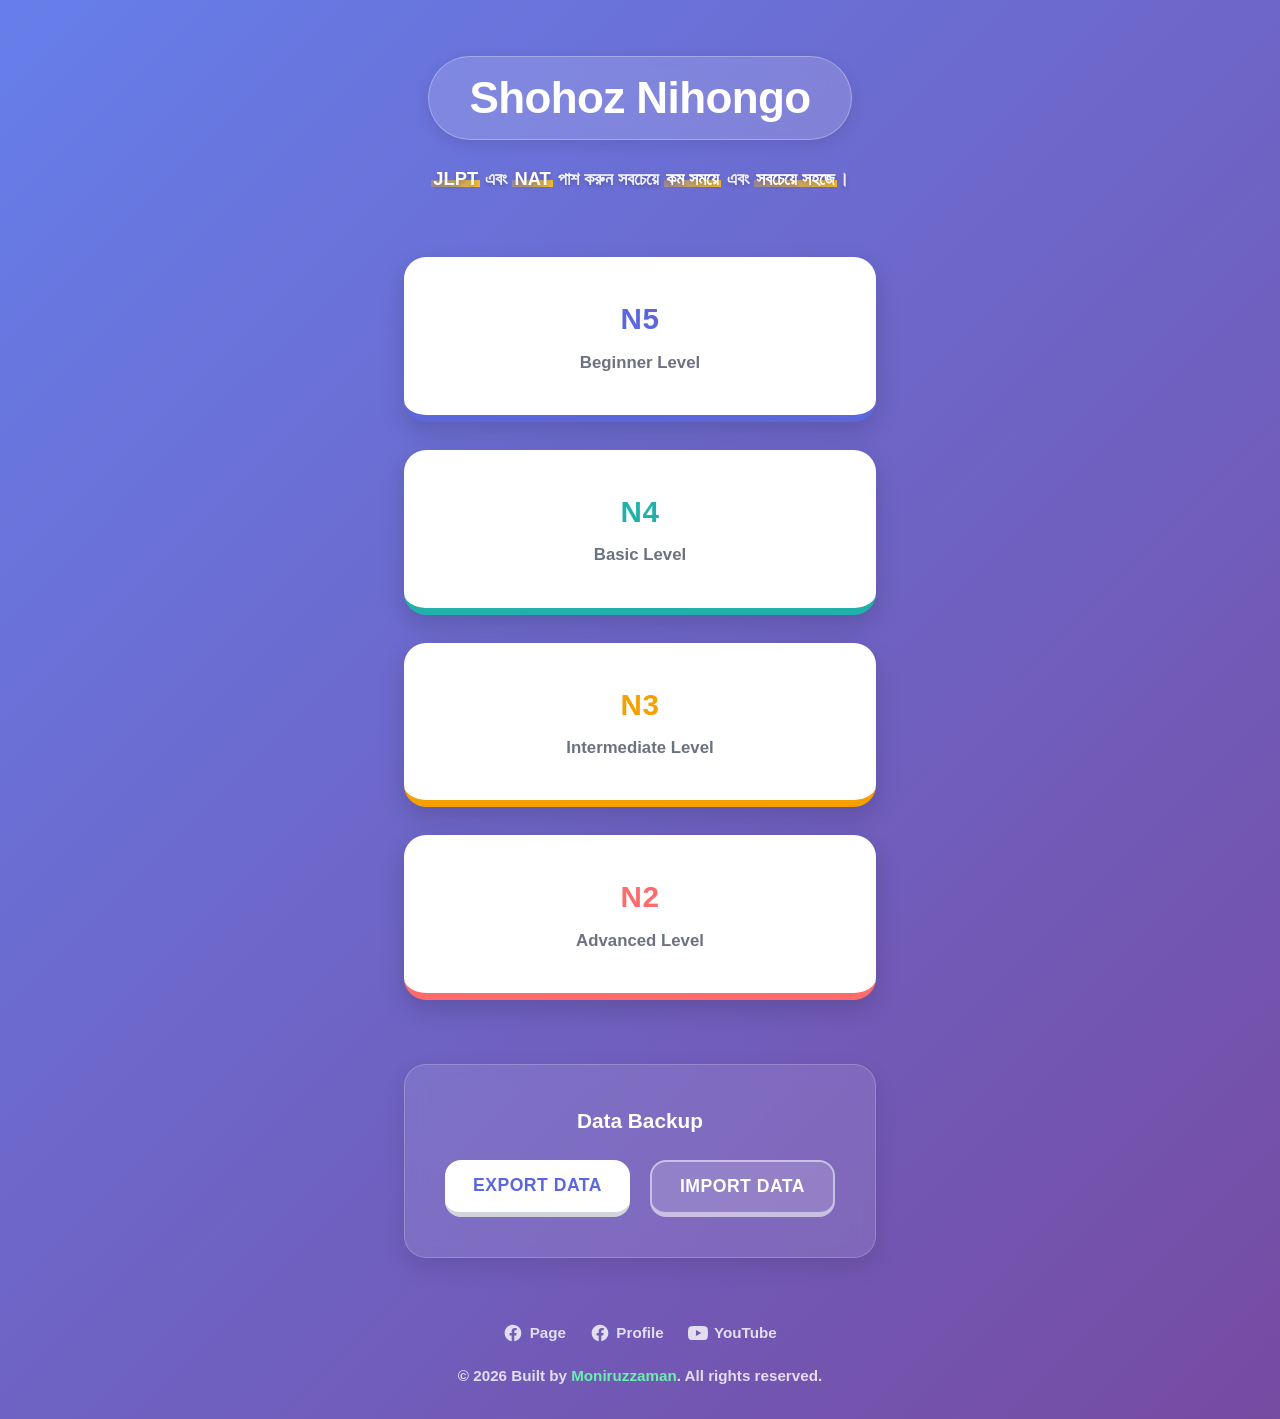
<file: index.html>
<!DOCTYPE html>
<html lang="en">
<head>
    <meta charset="UTF-8">
    <meta name="viewport" content="width=device-width, initial-scale=1.0">
    <title>Shohoz Nihongo - JLPT Flashcards</title>
    <link rel="stylesheet" href="style.css">
</head>
<body>
    <div class="container">
        <header class="hero-section">
            <h1 class="app-title-btn">Shohoz Nihongo</h1>
            <h2 class="subtitle-text">
                <span class="yellow-highlight">JLPT</span> এবং <span class="yellow-highlight">NAT</span> পাশ করুন সবচেয়ে <span class="yellow-highlight">কম সময়ে</span> এবং <span class="yellow-highlight">সবচেয়ে সহজে</span>।
            </h2>
        </header>

        <main class="modules-grid">
            <a href="n5/index.html" class="module-card card-n5">
                <h3>N5</h3>
                <p>Beginner Level</p>
            </a>
            
            <a href="n4/index.html" class="module-card card-n4">
                <h3>N4</h3>
                <p>Basic Level</p>
            </a>
            
            <a href="n3/index.html" class="module-card card-n3">
                <h3>N3</h3>
                <p>Intermediate Level</p>
            </a>
            
            <a href="n2/index.html" class="module-card card-n2">
                <h3>N2</h3>
                <p>Advanced Level</p>
            </a>
        </main>

        <section class="backup-section">
            <h3>Data Backup</h3>
            <div class="backup-buttons">
                <button id="exportBtn" class="btn btn-export">Export Data</button>
                <button id="importBtn" class="btn btn-import">Import Data</button>
                <input type="file" id="importFile" accept=".json" style="display: none;">
            </div>
        </section>
    </div>

    <footer>
        <div class="social-links">
            <a href="#" target="_blank" rel="noopener noreferrer" class="social-link">
                <svg width="20" height="20" viewBox="0 0 24 24" fill="currentColor"><path d="M22 12c0-5.523-4.477-10-10-10S2 6.477 2 12c0 4.991 3.657 9.128 8.438 9.878v-6.987h-2.54V12h2.54V9.797c0-2.506 1.492-3.89 3.777-3.89 1.094 0 2.238.195 2.238.195v2.46h-1.26c-1.243 0-1.63.771-1.63 1.562V12h2.773l-.443 2.89h-2.33v6.988C18.343 21.128 22 16.991 22 12z"/></svg>
                Page 
            </a>
            <a href="#" target="_blank" rel="noopener noreferrer" class="social-link">
                <svg width="20" height="20" viewBox="0 0 24 24" fill="currentColor"><path d="M22 12c0-5.523-4.477-10-10-10S2 6.477 2 12c0 4.991 3.657 9.128 8.438 9.878v-6.987h-2.54V12h2.54V9.797c0-2.506 1.492-3.89 3.777-3.89 1.094 0 2.238.195 2.238.195v2.46h-1.26c-1.243 0-1.63.771-1.63 1.562V12h2.773l-.443 2.89h-2.33v6.988C18.343 21.128 22 16.991 22 12z"/></svg>
                Profile
            </a>
            <a href="#" target="_blank" rel="noopener noreferrer" class="social-link">
                <svg width="20" height="20" viewBox="0 0 24 24" fill="currentColor"><path d="M23.498 6.186a3.016 3.016 0 0 0-2.122-2.136C19.505 3.545 12 3.545 12 3.545s-7.505 0-9.377.505A3.017 3.017 0 0 0 .502 6.186C0 8.07 0 12 0 12s0 3.93.502 5.814a3.016 3.016 0 0 0 2.122 2.136c1.871.505 9.376.505 9.376.505s7.505 0 9.377-.505a3.015 3.015 0 0 0 2.122-2.136C24 15.93 24 12 24 12s0-3.93-.502-5.814zM9.545 15.568V8.432L15.818 12l-6.273 3.568z"/></svg>
                YouTube
            </a>
        </div>
        <p>&copy; 2026 Built by <a href="https://www.moniruzzamaan.com/" target="_blank" rel="noopener noreferrer" class="credit-link">Moniruzzaman</a>. All rights reserved.</p>
    </footer>

    <script src="script.js"></script>
</body>
</html>
</file>
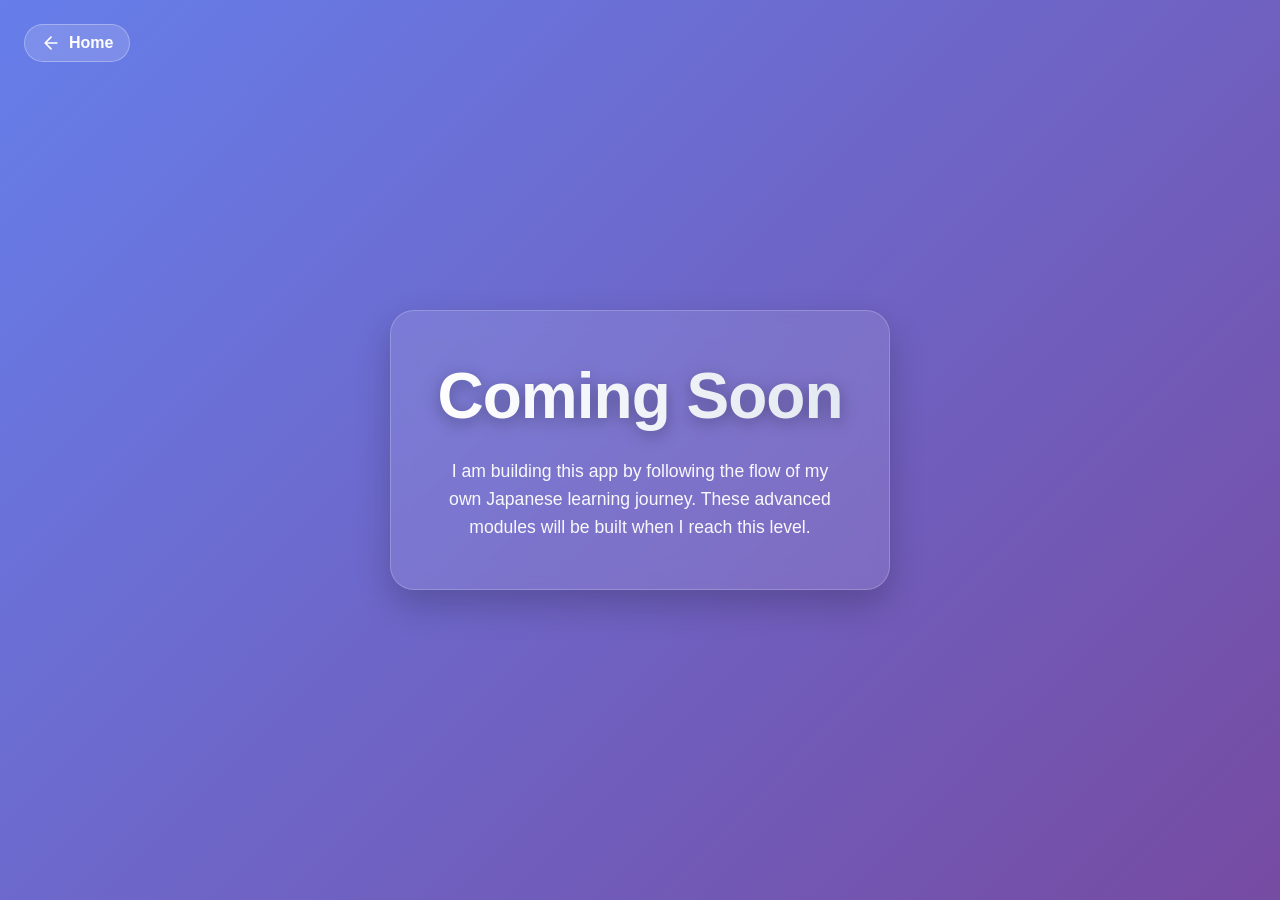
<file: n2/index.html>
<!DOCTYPE html>
<html lang="en">
<head>
    <meta charset="UTF-8">
    <meta name="viewport" content="width=device-width, initial-scale=1.0">
    <title>Coming Soon - Shohoz Nihongo</title>
    <style>
        :root {
            --bg-gradient: linear-gradient(135deg, #667eea 0%, #764ba2 100%);
        }
        
        * { 
            margin: 0; 
            padding: 0; 
            box-sizing: border-box; 
        }
        
        body {
            font-family: -apple-system, BlinkMacSystemFont, "SF Pro Display", "Helvetica Neue", Helvetica, sans-serif;
            background: var(--bg-gradient);
            color: #ffffff;
            min-height: 100vh;
            display: flex;
            flex-direction: column;
            align-items: center;
            justify-content: center;
            padding: 1.5rem;
            position: relative;
        }

        .nav-container {
            position: absolute;
            top: 1.5rem;
            left: 1.5rem;
        }

        .back-btn {
            display: inline-flex;
            align-items: center;
            gap: 0.5rem;
            color: #ffffff;
            text-decoration: none;
            font-weight: 600;
            font-size: 1rem;
            background: rgba(255, 255, 255, 0.15);
            padding: 0.5rem 1rem;
            border-radius: 50px;
            backdrop-filter: blur(10px);
            -webkit-backdrop-filter: blur(10px);
            border: 1px solid rgba(255, 255, 255, 0.3);
            transition: all 0.2s ease;
        }

        .glass-card {
            background: rgba(255, 255, 255, 0.1);
            backdrop-filter: blur(12px);
            -webkit-backdrop-filter: blur(12px);
            border: 1px solid rgba(255, 255, 255, 0.2);
            padding: 3rem 1.5rem;
            border-radius: 24px;
            width: 100%;
            max-width: 500px;
            box-shadow: 0 15px 35px rgba(0,0,0,0.2);
            text-align: center;
            animation: float 6s ease-in-out infinite;
        }

        .glow-text {
            font-size: clamp(2.2rem, 8vw, 4rem);
            white-space: nowrap;
            font-weight: 900;
            letter-spacing: -1px;
            background: linear-gradient(to right, #ffffff, #e2e8f0);
            -webkit-background-clip: text;
            -webkit-text-fill-color: transparent;
            margin-bottom: 1.5rem;
            filter: drop-shadow(0px 4px 8px rgba(0,0,0,0.3));
        }

        .subtitle {
            font-size: 1.1rem;
            line-height: 1.6;
            font-weight: 500;
            color: rgba(255, 255, 255, 0.95);
            text-wrap: balance;
            padding: 0 0.5rem;
        }

        @keyframes float {
            0% { transform: translateY(0px); }
            50% { transform: translateY(-8px); }
            100% { transform: translateY(0px); }
        }
    </style>
</head>
<body>
    <div class="nav-container">
        <a href="../index.html" class="back-btn">
            <svg width="20" height="20" viewBox="0 0 24 24" fill="none" stroke="currentColor" stroke-width="2" stroke-linecap="round" stroke-linejoin="round"><path d="M19 12H5M12 19l-7-7 7-7"/></svg>
            Home
        </a>
    </div>

    <div class="glass-card">
        <h1 class="glow-text">Coming Soon</h1>
        <p class="subtitle">
            I am building this app by following the flow of my own Japanese learning journey. These advanced modules will be built when I reach this level.
        </p>
    </div>
</body>
</html>
</file>
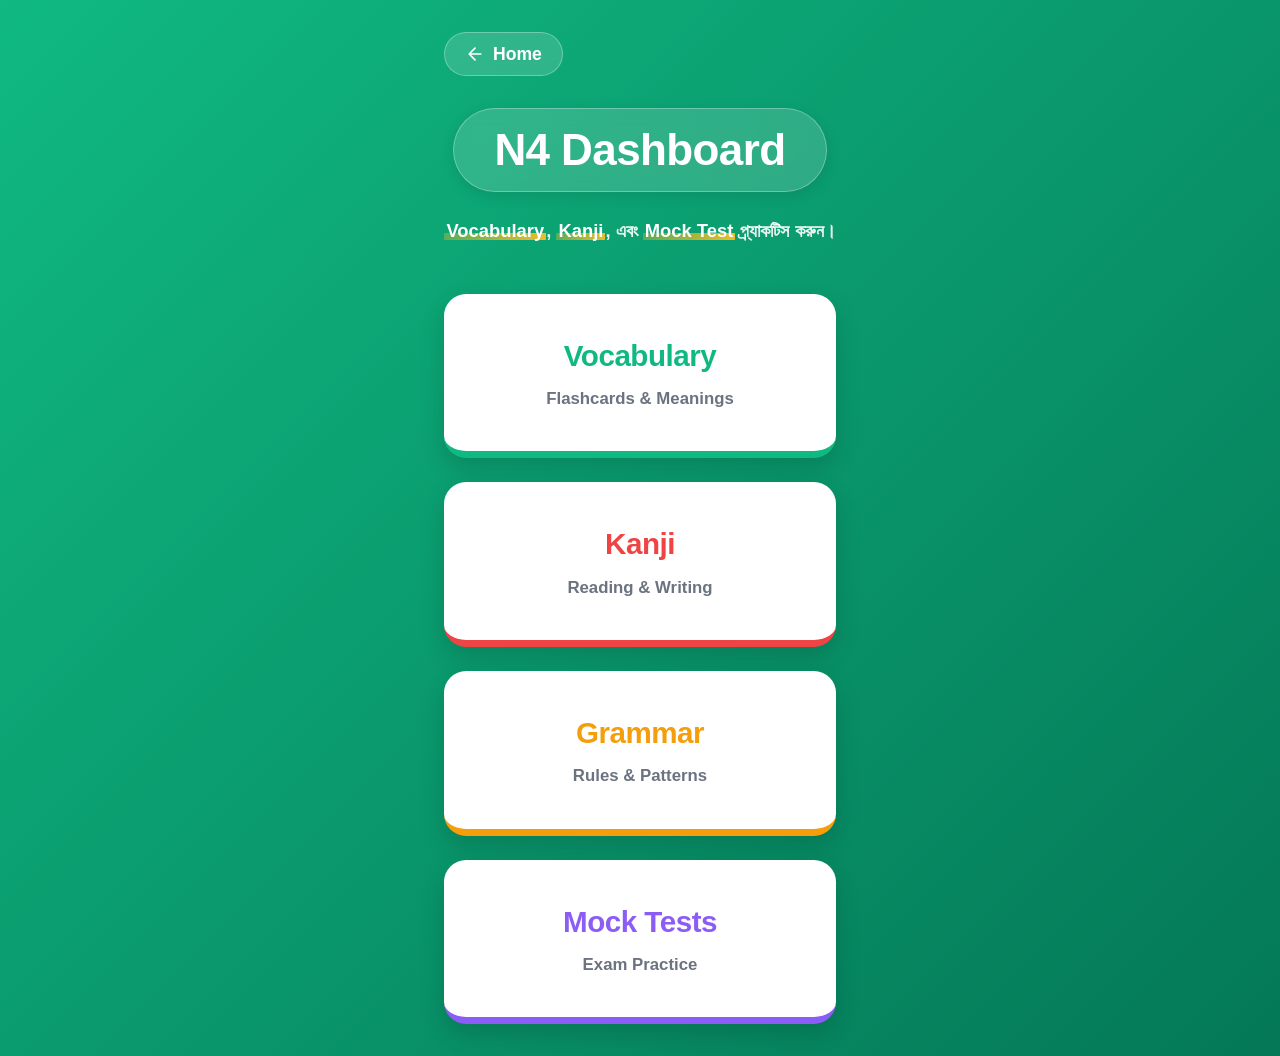
<file: n4/index.html>
<!DOCTYPE html>
<html lang="en">
<head>
    <meta charset="UTF-8">
    <meta name="viewport" content="width=device-width, initial-scale=1.0">
    <!-- Updated title for N4 Dashboard[span_0](start_span)[span_0](end_span) -->
    <title>N4 Dashboard - Shohoz Nihongo</title>
    <link rel="stylesheet" href="style.css">
</head>
<body>
    <div class="container">
        <!-- Back Navigation[span_1](start_span)[span_1](end_span) -->
        <nav class="top-nav">
            <a href="../index.html" class="back-btn">
                <svg width="20" height="20" viewBox="0 0 24 24" fill="none" stroke="currentColor" stroke-width="2" stroke-linecap="round" stroke-linejoin="round"><path d="M19 12H5M12 19l-7-7 7-7"/></svg>
                Home
            </a>
        </nav>

        <header class="hero-section">
            <!-- Updated heading for N4 Dashboard[span_2](start_span)[span_2](end_span) -->
            <h1 class="app-title-btn">N4 Dashboard</h1>
            <h2 class="subtitle-text">
                <span class="yellow-highlight">Vocabulary</span>, <span class="yellow-highlight">Kanji</span>, এবং <span class="yellow-highlight">Mock Test</span> প্র্যাকটিস করুন।
            </h2>
        </header>

        <main class="modules-grid">
            <!-- Vocabulary Folder Link[span_3](start_span)[span_3](end_span) -->
            <a href="vocabulary/index.html" class="module-card card-vocab">
                <h3>Vocabulary</h3>
                <p>Flashcards & Meanings</p>
            </a>
            
            <!-- Kanji Folder Link[span_4](start_span)[span_4](end_span) -->
            <a href="kanji/index.html" class="module-card card-kanji">
                <h3>Kanji</h3>
                <p>Reading & Writing</p>
            </a>
            
            <!-- Grammar Folder Link[span_5](start_span)[span_5](end_span) -->
            <a href="grammar/index.html" class="module-card card-grammar">
                <h3>Grammar</h3>
                <p>Rules & Patterns</p>
            </a>
            
            <!-- Mock Tests Folder Link[span_6](start_span)[span_6](end_span) -->
            <a href="mock-tests/index.html" class="module-card card-mock">
                <h3>Mock Tests</h3>
                <p>Exam Practice</p>
            </a>
        </main>
    </div>

    <script src="script.js"></script>
</body>
</html>
</file>
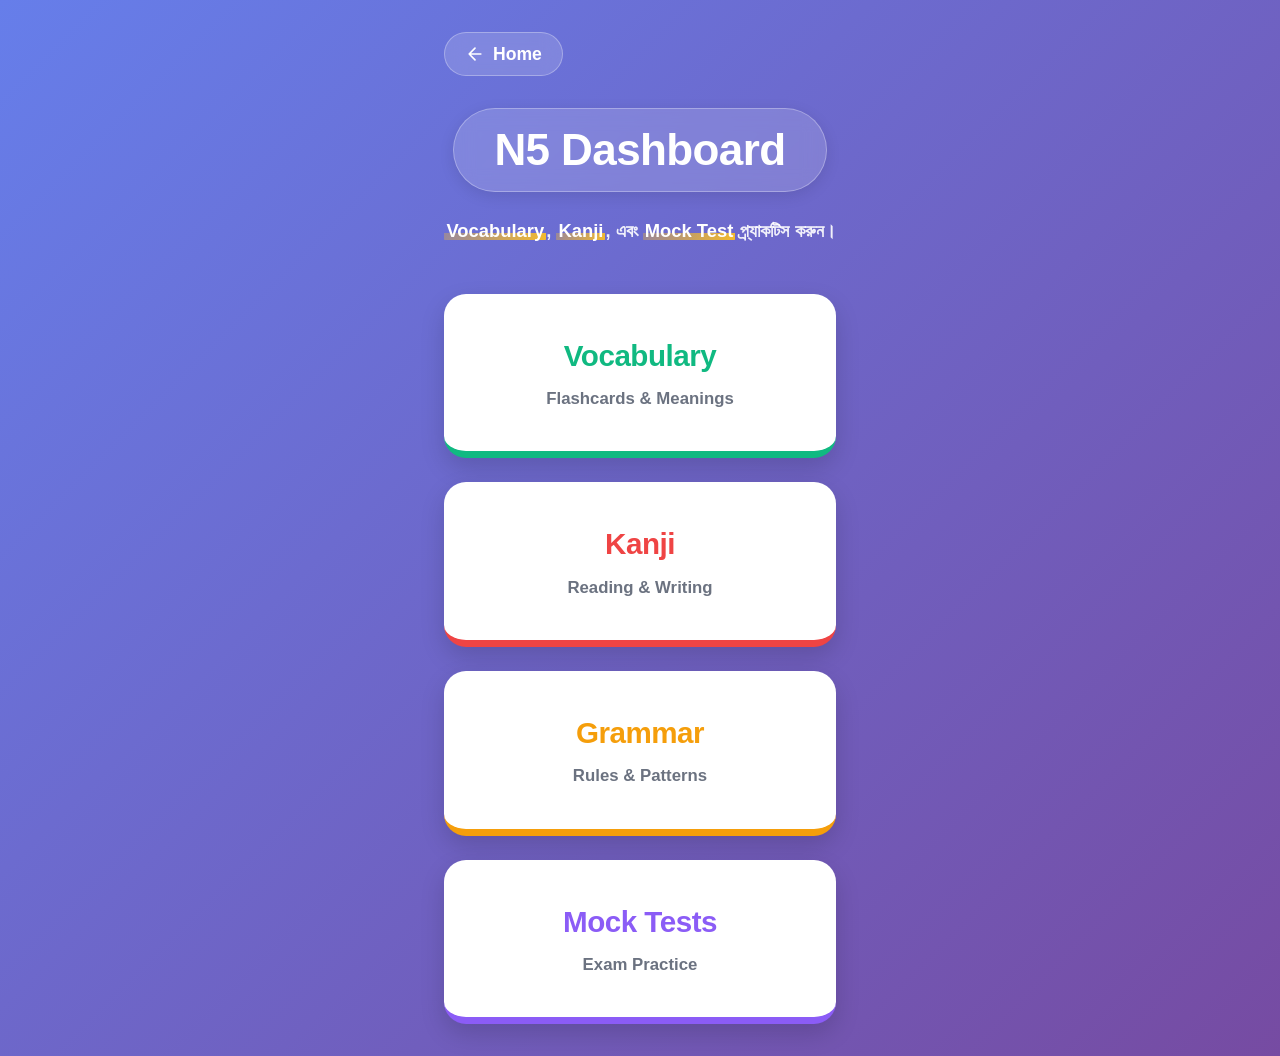
<file: n5/index.html>
<!DOCTYPE html>
<html lang="en">
<head>
    <meta charset="UTF-8">
    <meta name="viewport" content="width=device-width, initial-scale=1.0">
    <title>N5 Dashboard - Shohoz Nihongo</title>
    <link rel="stylesheet" href="style.css">
</head>
<body>
    <div class="container">
        <!-- Back Navigation -->
        <nav class="top-nav">
            <a href="../index.html" class="back-btn">
                <svg width="20" height="20" viewBox="0 0 24 24" fill="none" stroke="currentColor" stroke-width="2" stroke-linecap="round" stroke-linejoin="round"><path d="M19 12H5M12 19l-7-7 7-7"/></svg>
                Home
            </a>
        </nav>

        <header class="hero-section">
            <h1 class="app-title-btn">N5 Dashboard</h1>
            <h2 class="subtitle-text">
                <span class="yellow-highlight">Vocabulary</span>, <span class="yellow-highlight">Kanji</span>, এবং <span class="yellow-highlight">Mock Test</span> প্র্যাকটিস করুন।
            </h2>
        </header>

        <main class="modules-grid">
            <!-- Vocabulary Folder Link -->
            <a href="vocabulary/index.html" class="module-card card-vocab">
                <h3>Vocabulary</h3>
                <p>Flashcards & Meanings</p>
            </a>
            
            <!-- Kanji Folder Link -->
            <a href="kanji/index.html" class="module-card card-kanji">
                <h3>Kanji</h3>
                <p>Reading & Writing</p>
            </a>
            
            <!-- Grammar Folder Link -->
            <a href="grammar/index.html" class="module-card card-grammar">
                <h3>Grammar</h3>
                <p>Rules & Patterns</p>
            </a>
            
            <!-- Mock Tests Folder Link -->
            <a href="mock-tests/index.html" class="module-card card-mock">
                <h3>Mock Tests</h3>
                <p>Exam Practice</p>
            </a>
        </main>
    </div>

    <script src="script.js"></script>
</body>
</html>
</file>
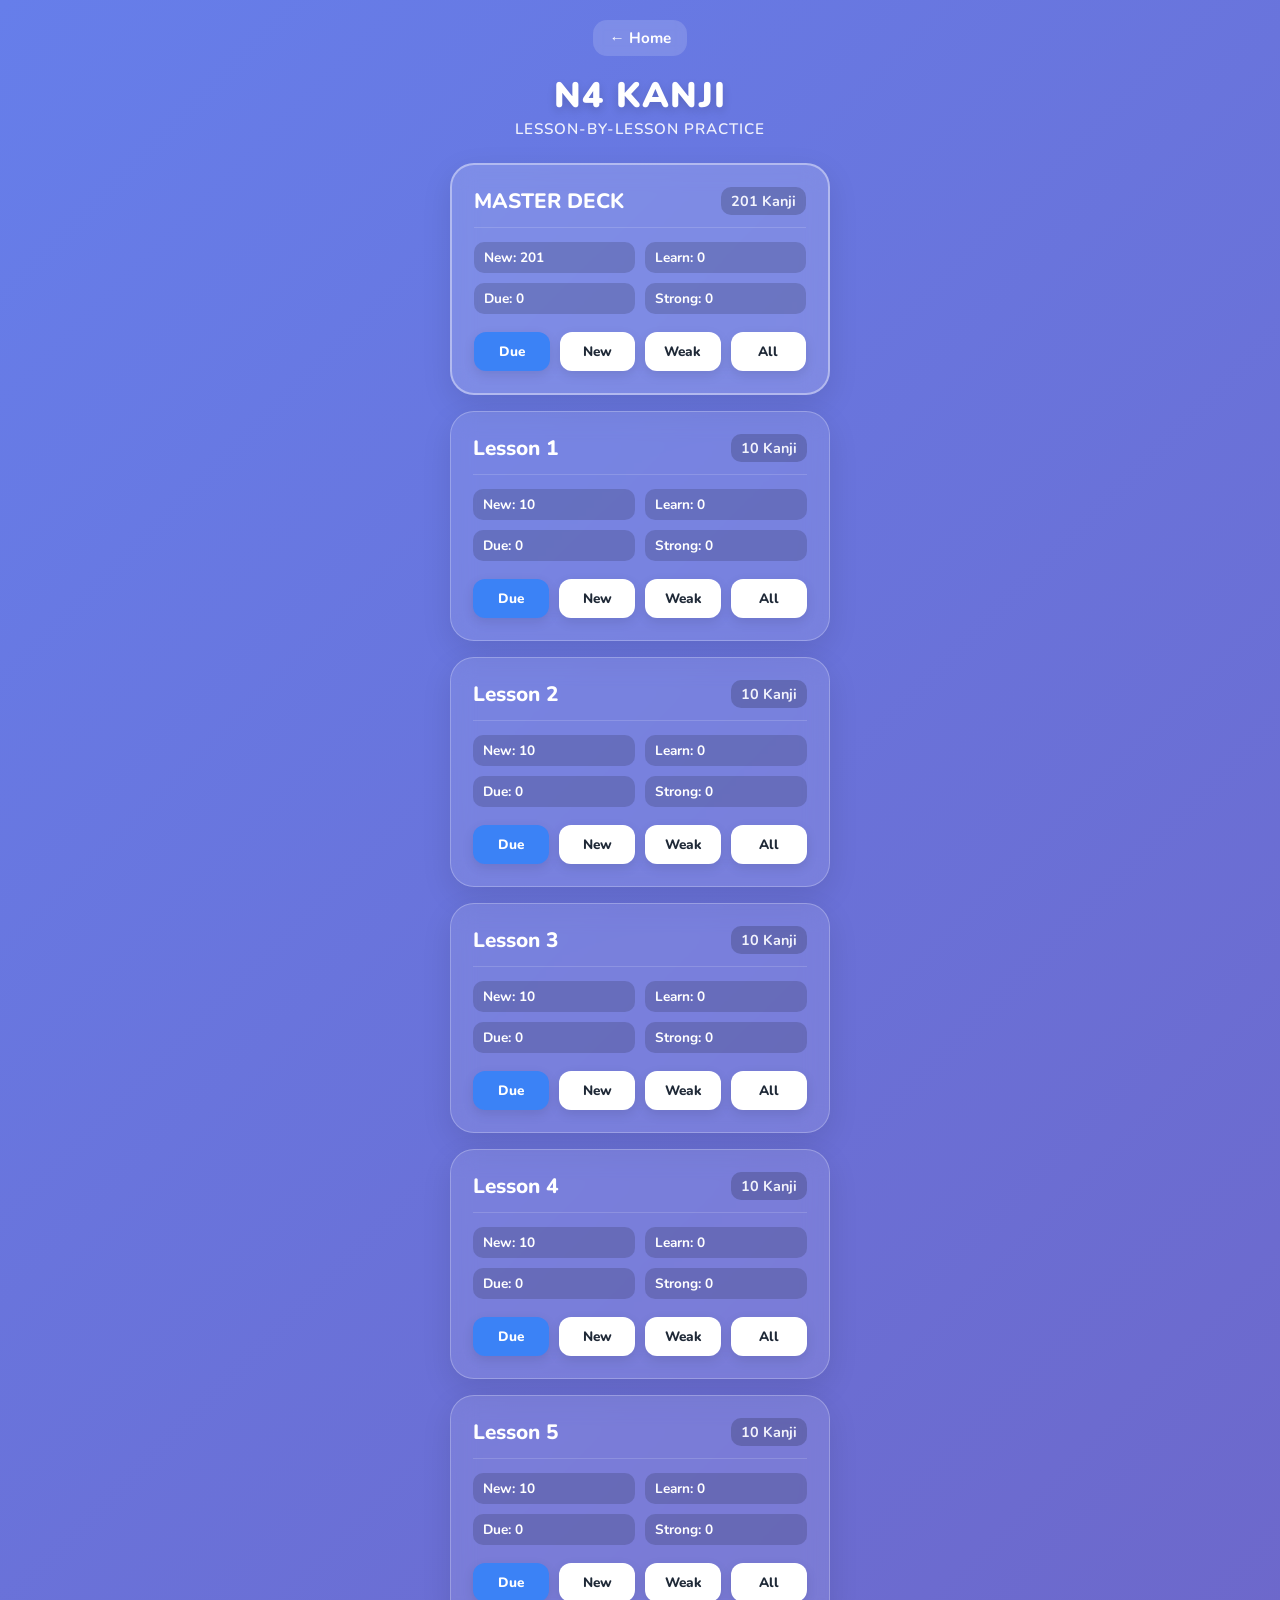
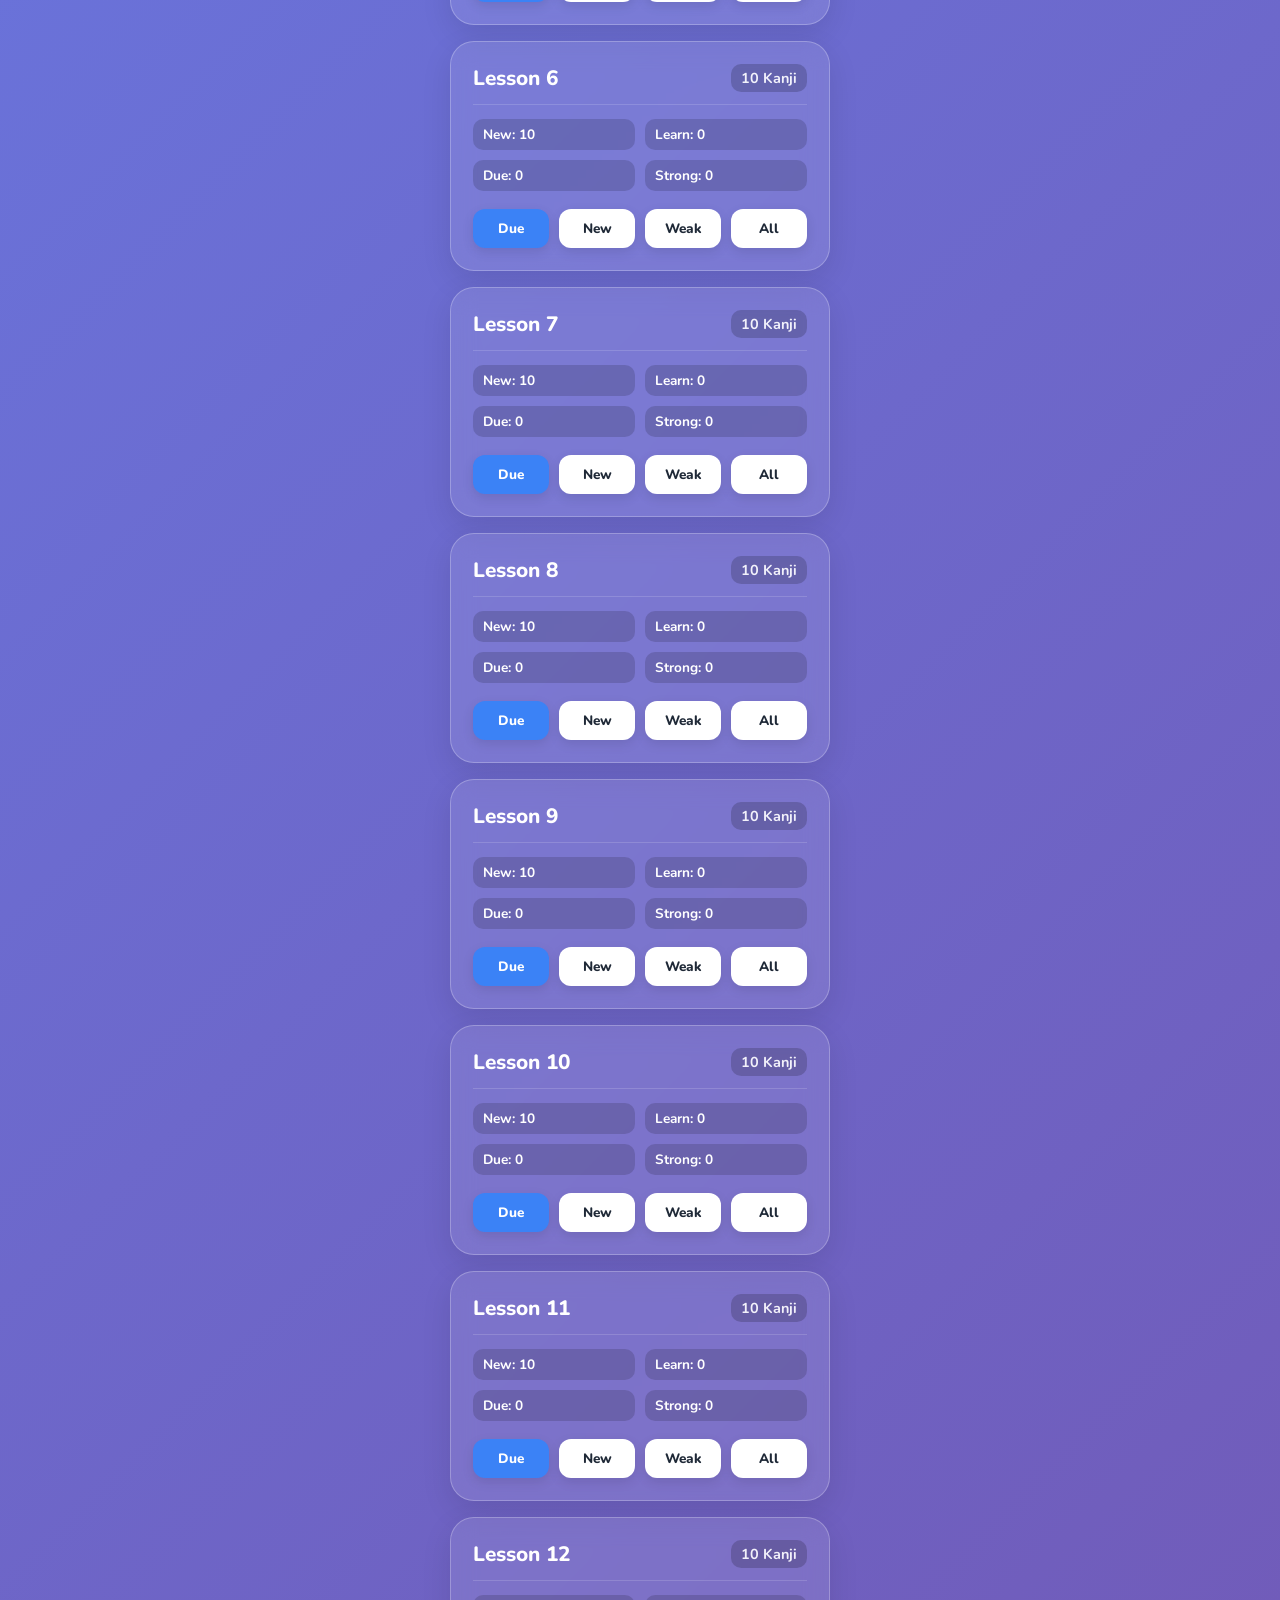
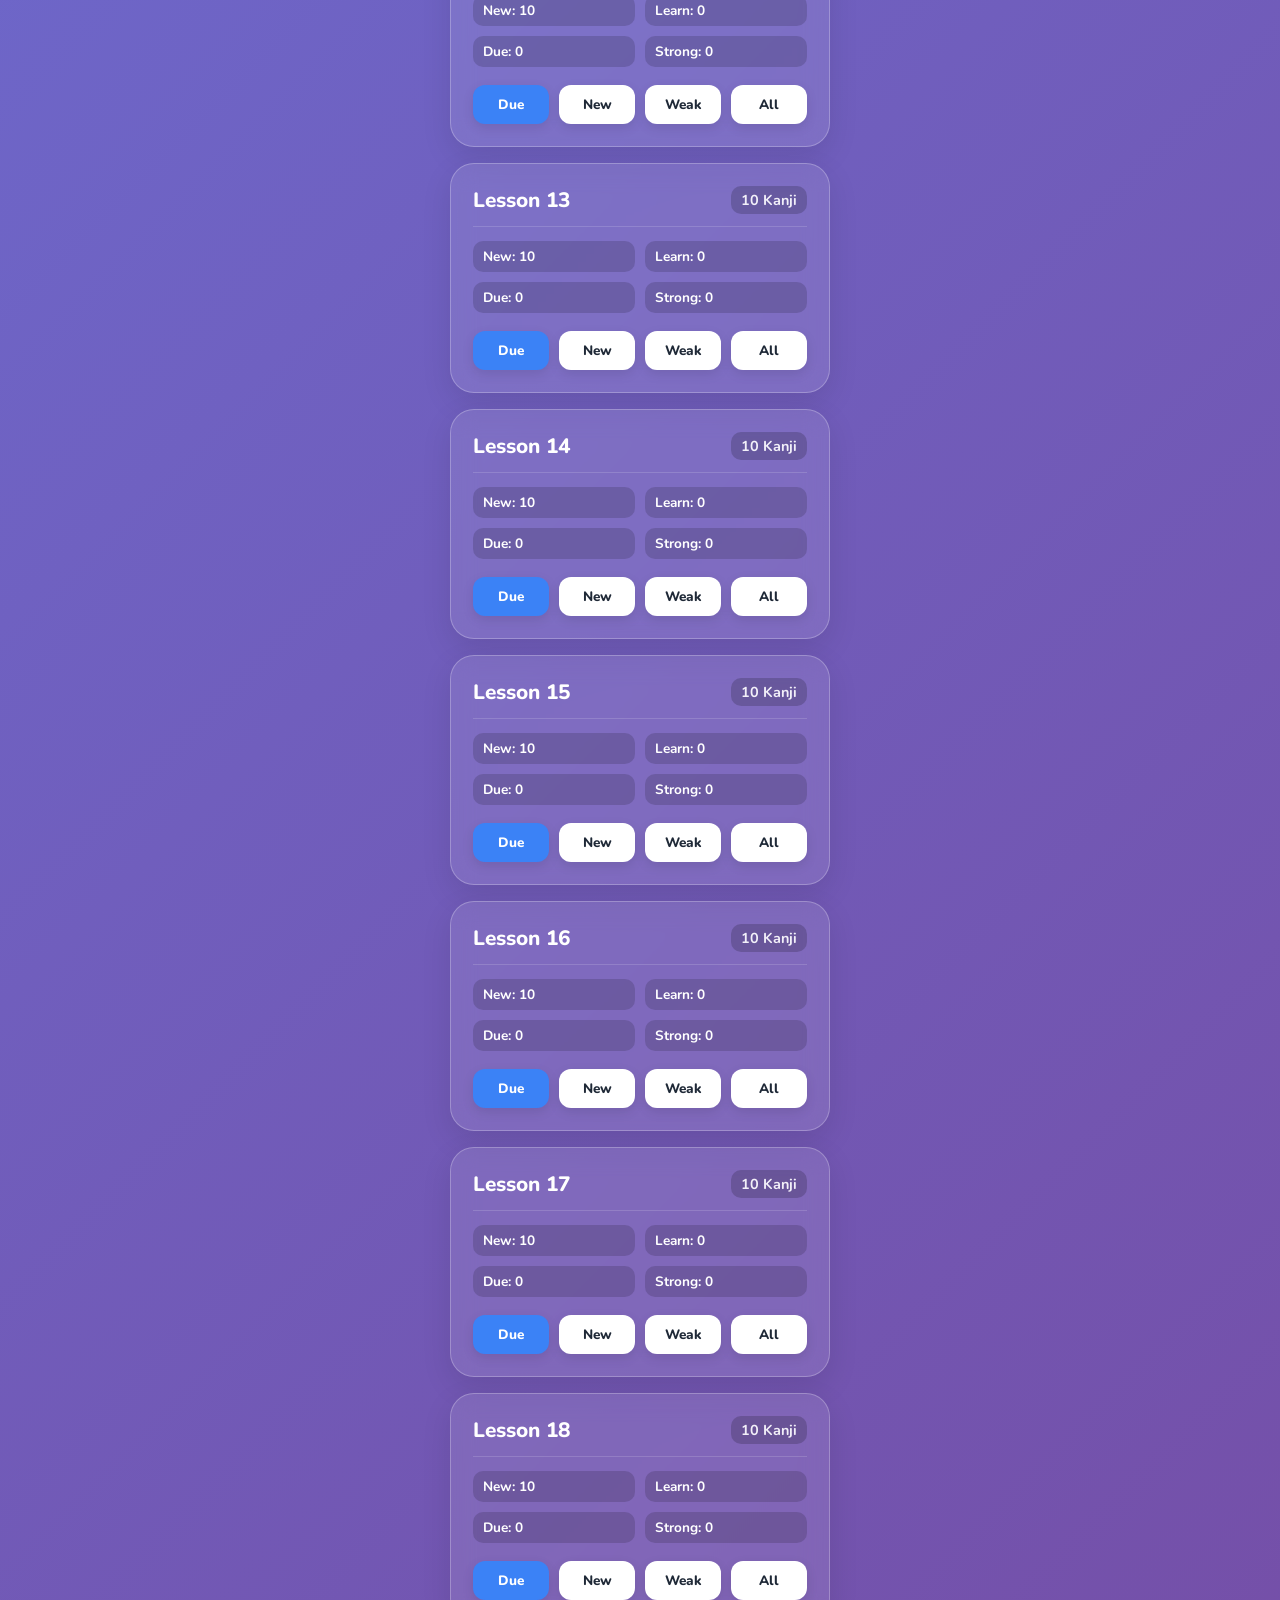
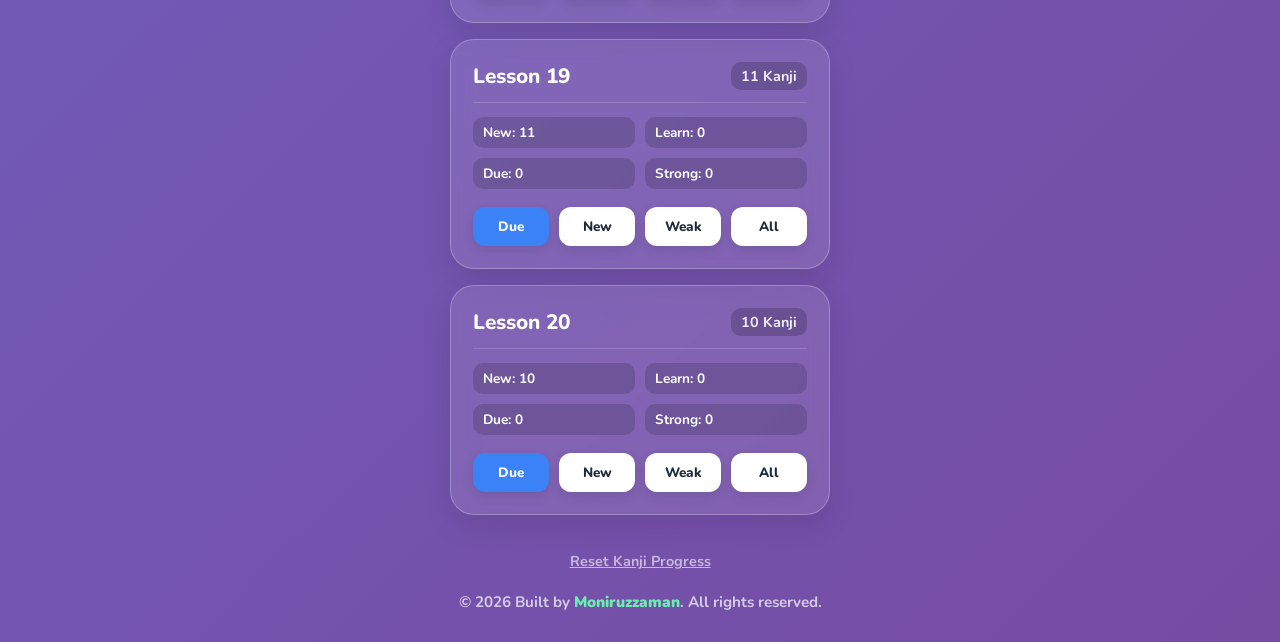
<file: n4/kanji/index.html>
<!DOCTYPE html>
<html lang="en">
<head>
    <meta charset="UTF-8">
    <meta name="viewport" content="width=device-width, initial-scale=1.0">
    <title>N4 Kanji Retrieval Practice</title>
    
    <!-- Premium Google Fonts -->
    <link rel="preconnect" href="https://fonts.googleapis.com">
    <link rel="preconnect" href="https://fonts.gstatic.com" crossorigin>
    <link href="https://fonts.googleapis.com/css2?family=Nunito:wght@400;600;700;800;900&family=Noto+Sans+JP:wght@500;700;900&display=swap" rel="stylesheet">
    
    <link rel="stylesheet" href="style.css">
</head>
<body>
    <div class="app-container" id="app">
        
        <!-- DASHBOARD VIEW -->
        <div id="view-dashboard" class="view">
            <header class="app-header">
                <a href="../index.html" class="nav-back">← Home</a>
                <h1>N4 KANJI</h1>
                <p class="subtitle">Lesson-by-Lesson Practice</p>
            </header>

            <main id="deck-list" class="deck-grid">
                <!-- Decks injected via JS -->
            </main>

            <div class="settings-section">
                <button id="btn-reset" class="btn-text">Reset Kanji Progress</button>
            </div>

            <footer>
                <p>&copy; 2026 Built by <a href="https://www.moniruzzamaan.com/" target="_blank" rel="noopener noreferrer" class="credit-link">Moniruzzaman</a>. All rights reserved.</p>
            </footer>
        </div>

        <!-- FLASHCARD PRACTICE VIEW -->
        <div id="view-practice" class="view hidden">
            <div class="practice-header">
                <div class="practice-header-top">
                    <button id="btn-exit-session" class="btn-back">&#8592; Exit</button>
                    <div id="session-progress" class="progress-text">0 / 0</div>
                    <div class="header-spacer"></div>
                </div>
            </div>

            <div class="card-container">
                <div id="flashcard" class="flashcard">
                    <!-- FRONT OF CARD -->
                    <div class="card-face card-front" id="card-front">
                        <div id="kanji-display-front" class="kanji-huge"></div>
                        <div class="hint">Think, then tap to reveal</div>
                    </div>

                    <!-- BACK OF CARD -->
                    <div class="card-face card-back" id="card-back">
                        <div class="card-back-scroll">
                            <div id="kanji-display-back" class="kanji-large"></div>
                            
                            <div class="info-group">
                                <span class="label">Meaning</span>
                                <div id="kanji-meaning" class="value-large"></div>
                            </div>
                            
                            <div class="reading-row">
                                <div class="info-group">
                                    <span class="label">Kunyomi</span>
                                    <div id="kanji-kunyomi" class="value-reading"></div>
                                </div>
                                <div class="info-group">
                                    <span class="label">Onyomi</span>
                                    <div id="kanji-onyomi" class="value-reading"></div>
                                </div>
                            </div>

                            <div class="info-group">
                                <span class="label">Vocabulary</span>
                                <ul id="kanji-vocab" class="example-list"></ul>
                            </div>

                            <div class="info-group">
                                <span class="label">Sentences</span>
                                <ul id="kanji-sentences" class="example-list"></ul>
                            </div>
                        </div>
                    </div>
                </div>
            </div>

            <div class="controls">
                <button id="btn-reveal" class="btn-main pulse-btn">Reveal Answer</button>
                <div id="rating-controls" class="rating-grid hidden">
                    <button class="btn-rate bg-again" data-rating="again">
                        <span class="interval" id="time-again">1m</span>
                        <span class="label-rate">Again</span>
                    </button>
                    <button class="btn-rate bg-hard" data-rating="hard">
                        <span class="interval" id="time-hard">5m</span>
                        <span class="label-rate">Hard</span>
                    </button>
                    <button class="btn-rate bg-good" data-rating="good">
                        <span class="interval" id="time-good">10m</span>
                        <span class="label-rate">Good</span>
                    </button>
                    <button class="btn-rate bg-easy" data-rating="easy">
                        <span class="interval" id="time-easy">2d</span>
                        <span class="label-rate">Easy</span>
                    </button>
                </div>
            </div>
        </div>

        <!-- SESSION SUMMARY VIEW -->
        <div id="view-summary" class="view hidden">
            <div class="summary-card">
                <h2>Practice Complete! 🎉</h2>
                
                <div class="summary-stats">
                    <div class="stat-row"><span>Reviewed:</span> <strong id="sum-reviewed">0</strong></div>
                    <div class="stat-row rate-again"><span>Again:</span> <strong id="sum-again">0</strong></div>
                    <div class="stat-row rate-hard"><span>Hard:</span> <strong id="sum-hard">0</strong></div>
                    <div class="stat-row rate-good"><span>Good:</span> <strong id="sum-good">0</strong></div>
                    <div class="stat-row rate-easy"><span>Easy:</span> <strong id="sum-easy">0</strong></div>
                </div>

                <div class="summary-actions">
                    <button id="btn-review-again" class="btn-main hidden" style="margin-bottom: 10px;">Review Again Cards</button>
                    <button id="btn-back-deck" class="btn-main bg-white">Back to Dashboard</button>
                </div>
            </div>
        </div>
    </div>
    
    <script src="script.js"></script>
</body>
</html>
</file>
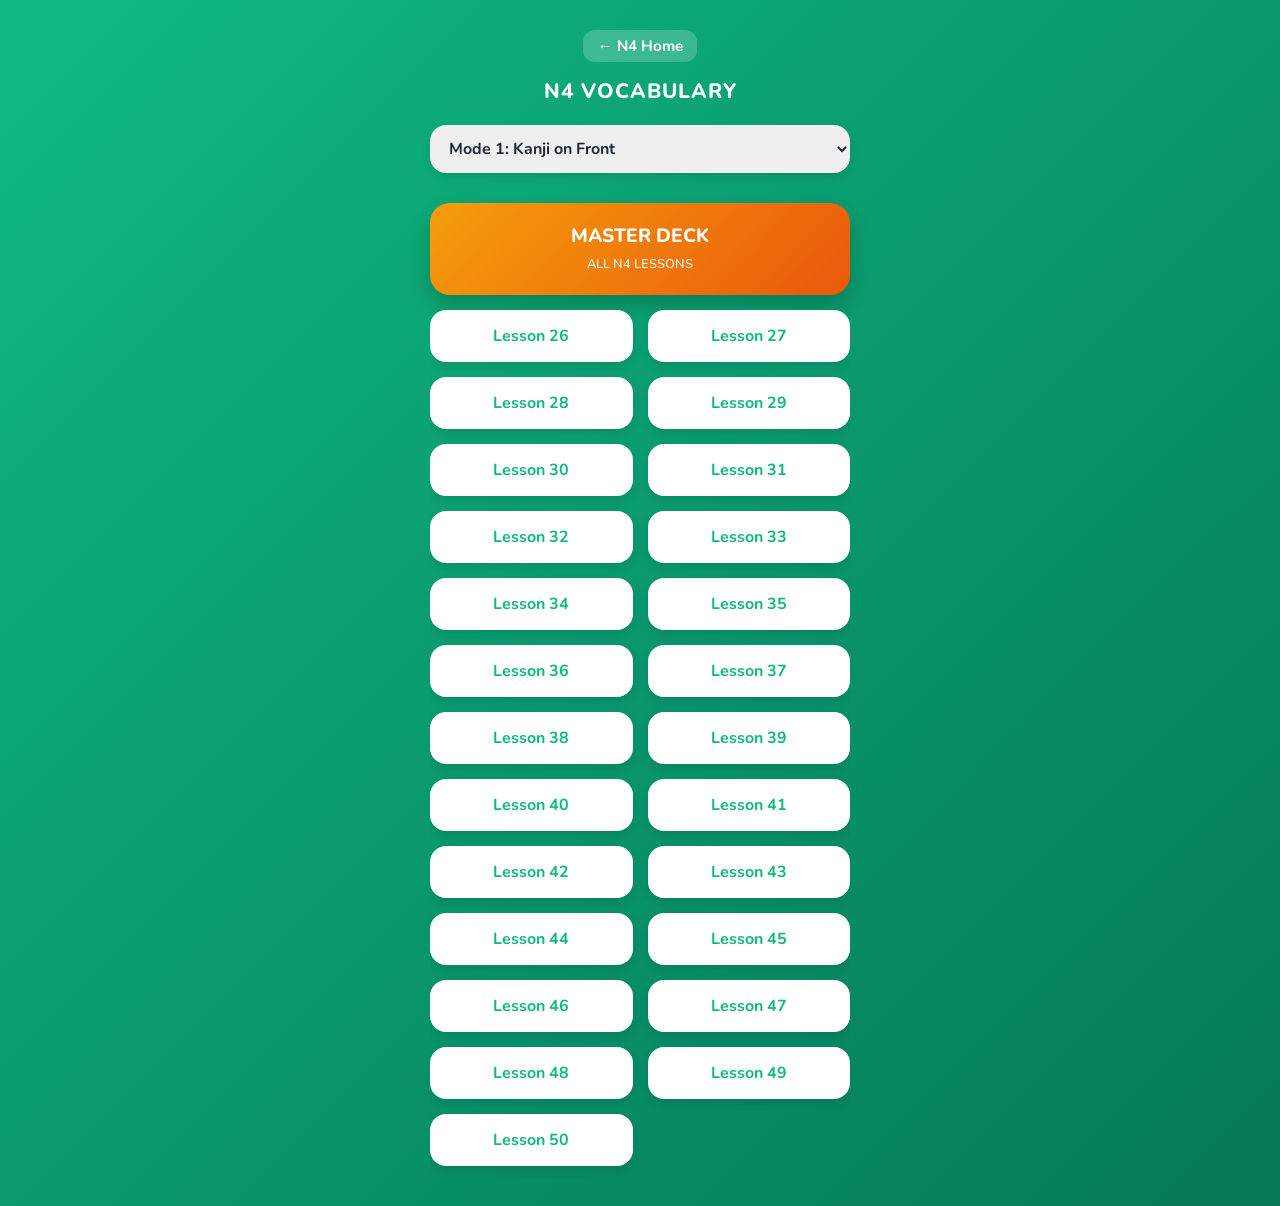
<file: n4/vocabulary/index.html>
<!DOCTYPE html>
<html lang="en">
<head>
    <meta charset="UTF-8">
    <meta name="viewport" content="width=device-width, initial-scale=1.0">
    <title>JLPT N4 Premium Flashcards</title>
    <link rel="preconnect" href="https://fonts.googleapis.com">
    <link rel="preconnect" href="https://fonts.gstatic.com" crossorigin>
    <link href="https://fonts.googleapis.com/css2?family=Nunito:wght@400;700;800&family=Noto+Sans+Bengali:wght@500;700&family=Noto+Sans+JP:wght@700;900&display=swap" rel="stylesheet">
    <link rel="stylesheet" href="style.css">
</head>
<body>

<div class="app-container">
    <!-- SCREEN 1: DASHBOARD -->
    <div id="dashboard">
        <div class="dashboard-header">
            <a href="../index.html" class="root-back-link">← N4 Home</a>
            <h1 style="font-size: 1.3rem; margin-top: 15px;">N4 VOCABULARY</h1>
        </div>

        <!-- Dual Mode Selector -->
        <div class="mode-toggle" style="margin-bottom: 15px;">
            <select id="study-mode">
                <option value="kanji">Mode 1: Kanji on Front</option>
                <option value="kana">Mode 2: Kana on Front (No Kanji)</option>
            </select>
        </div>
        
        <button class="btn-master" onclick="startSession('master')">
            Master Deck<br><span style="font-size: 0.8rem; font-weight: 600; opacity: 0.9;">All N4 Lessons</span>
        </button>

        <div class="lesson-grid" id="lesson-buttons-container">
            <!-- Buttons generated by JavaScript (26-32) -->
        </div>
    </div>

    <!-- SCREEN 2: STUDY SESSION -->
    <div id="study-screen" class="hidden">
        <div class="study-header">
            <div class="study-header-top">
                <button class="btn-back" onclick="goHome()">&#8592; Back</button>
                <h2 id="study-title">Lesson X</h2>
                <div class="header-spacer"></div>
            </div>
            <div class="progress-wrapper">
                <div class="progress-fill" id="progress-bar"></div>
            </div>
        </div>

        <div class="card-container" onclick="showAnswer()">
            <div class="flashcard" id="flashcard">
                <div class="card-face card-front">
                    <div class="jp-word" id="front-jp"></div>
                    <div class="hint">Tap to flip</div>
                </div>
                <div class="card-face card-back">
                    <div class="jp-word-small" id="back-kana"></div>
                    <div class="bn-meaning" id="back-bn"></div>
                </div>
            </div>
        </div>

        <div class="controls">
            <button id="show-answer-btn" class="btn-main" onclick="showAnswer()">Show Answer</button>
            <div id="rating-controls" class="rating-grid hidden">
                <button class="btn-rate bg-again" onclick="gradeCard('again', event)">
                    <span class="interval">1m</span><span class="label">Again</span>
                </button>
                <button class="btn-rate bg-hard" onclick="gradeCard('hard', event)">
                    <span class="interval">12h</span><span class="label">Hard</span>
                </button>
                <button class="btn-rate bg-good" onclick="gradeCard('good', event)">
                    <span class="interval">1d</span><span class="label">Good</span>
                </button>
                <button class="btn-rate bg-easy" onclick="gradeCard('easy', event)">
                    <span class="interval">4d</span><span class="label">Easy</span>
                </button>
            </div>
        </div>
    </div>

    <!-- SCREEN 3: SUMMARY -->
    <div id="summary-screen" class="hidden">
        <div class="summary-card">
            <h2>Session Complete! 🎉</h2>
            <div class="accuracy-circle" id="accuracy-chart">
                <span class="accuracy-text" id="accuracy-display">0%</span>
            </div>
            <p class="stats-text">You answered <b id="correct-count">0</b> out of <b id="total-count">0</b> correctly.</p>
            <button class="btn-main" onclick="goHome()">Back to Decks</button>
        </div>
    </div>
</div>

<script src="script.js"></script>
</body>
</html>
</file>
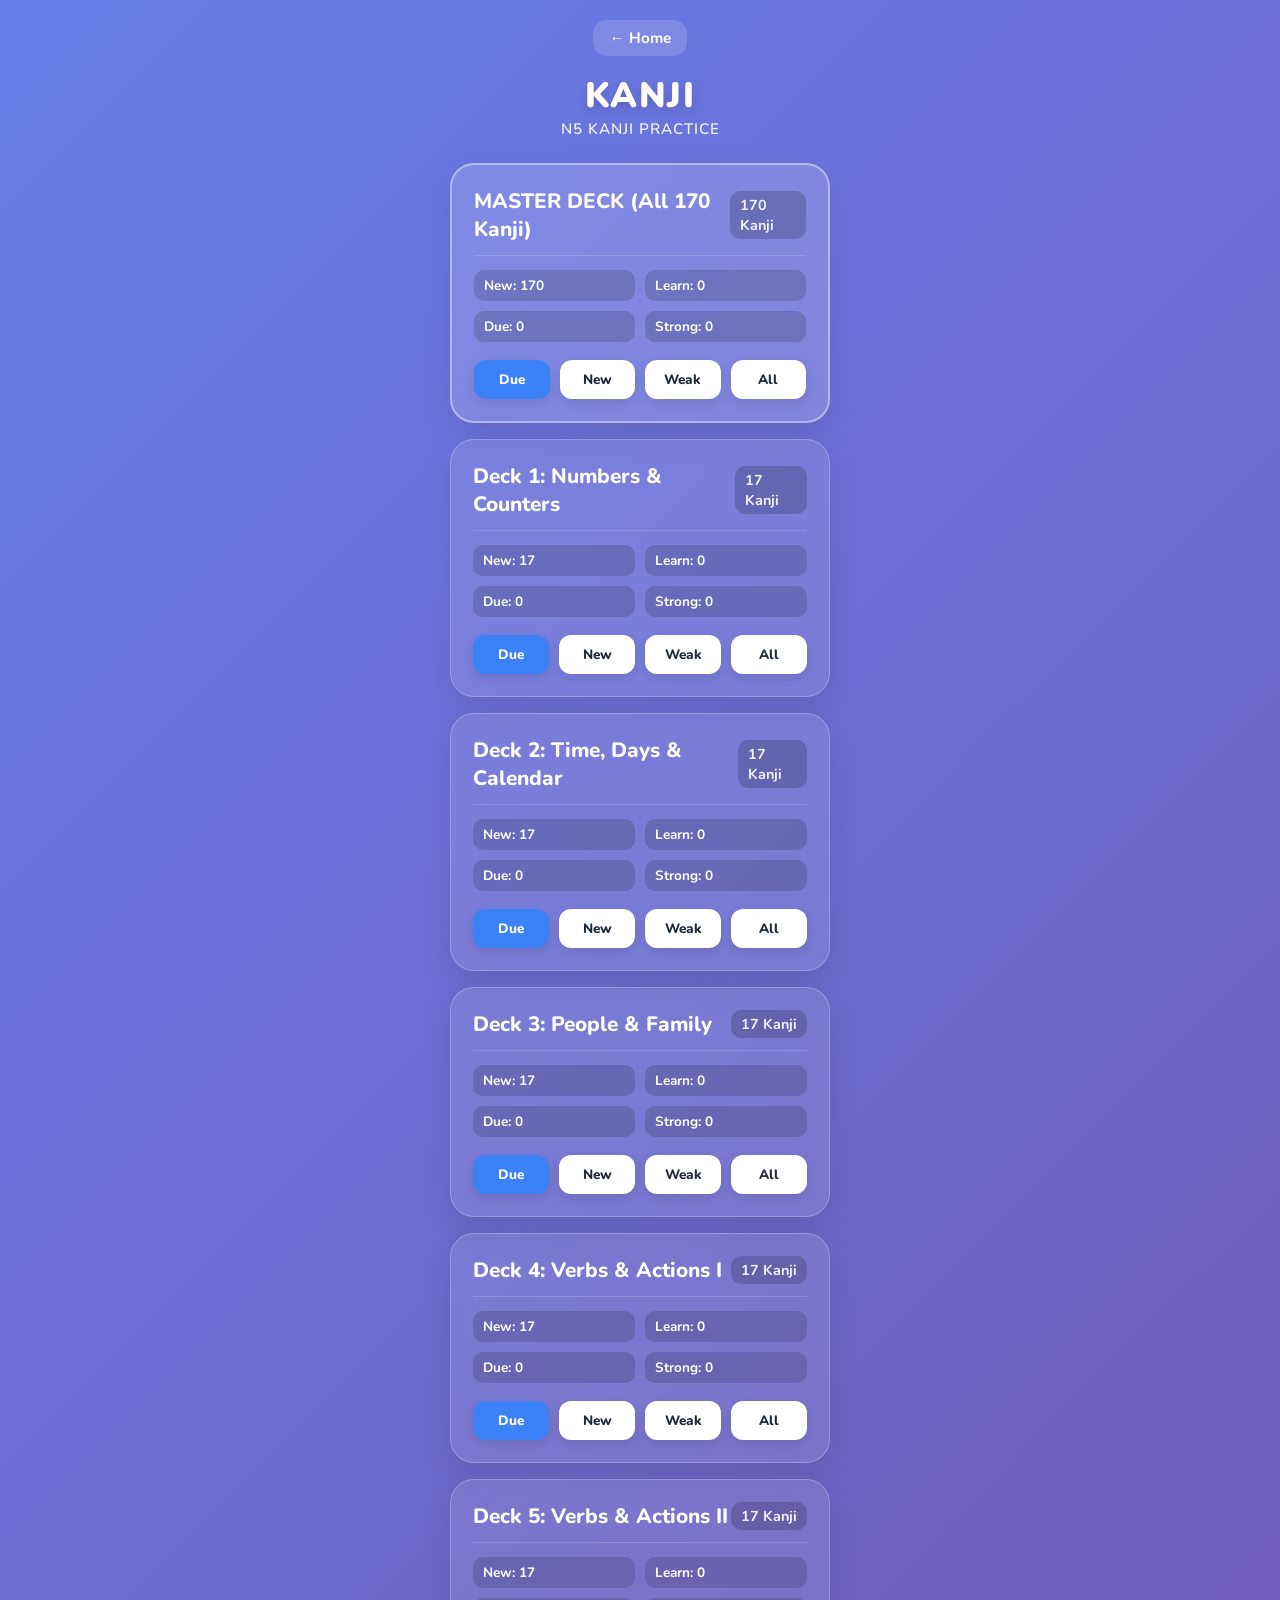
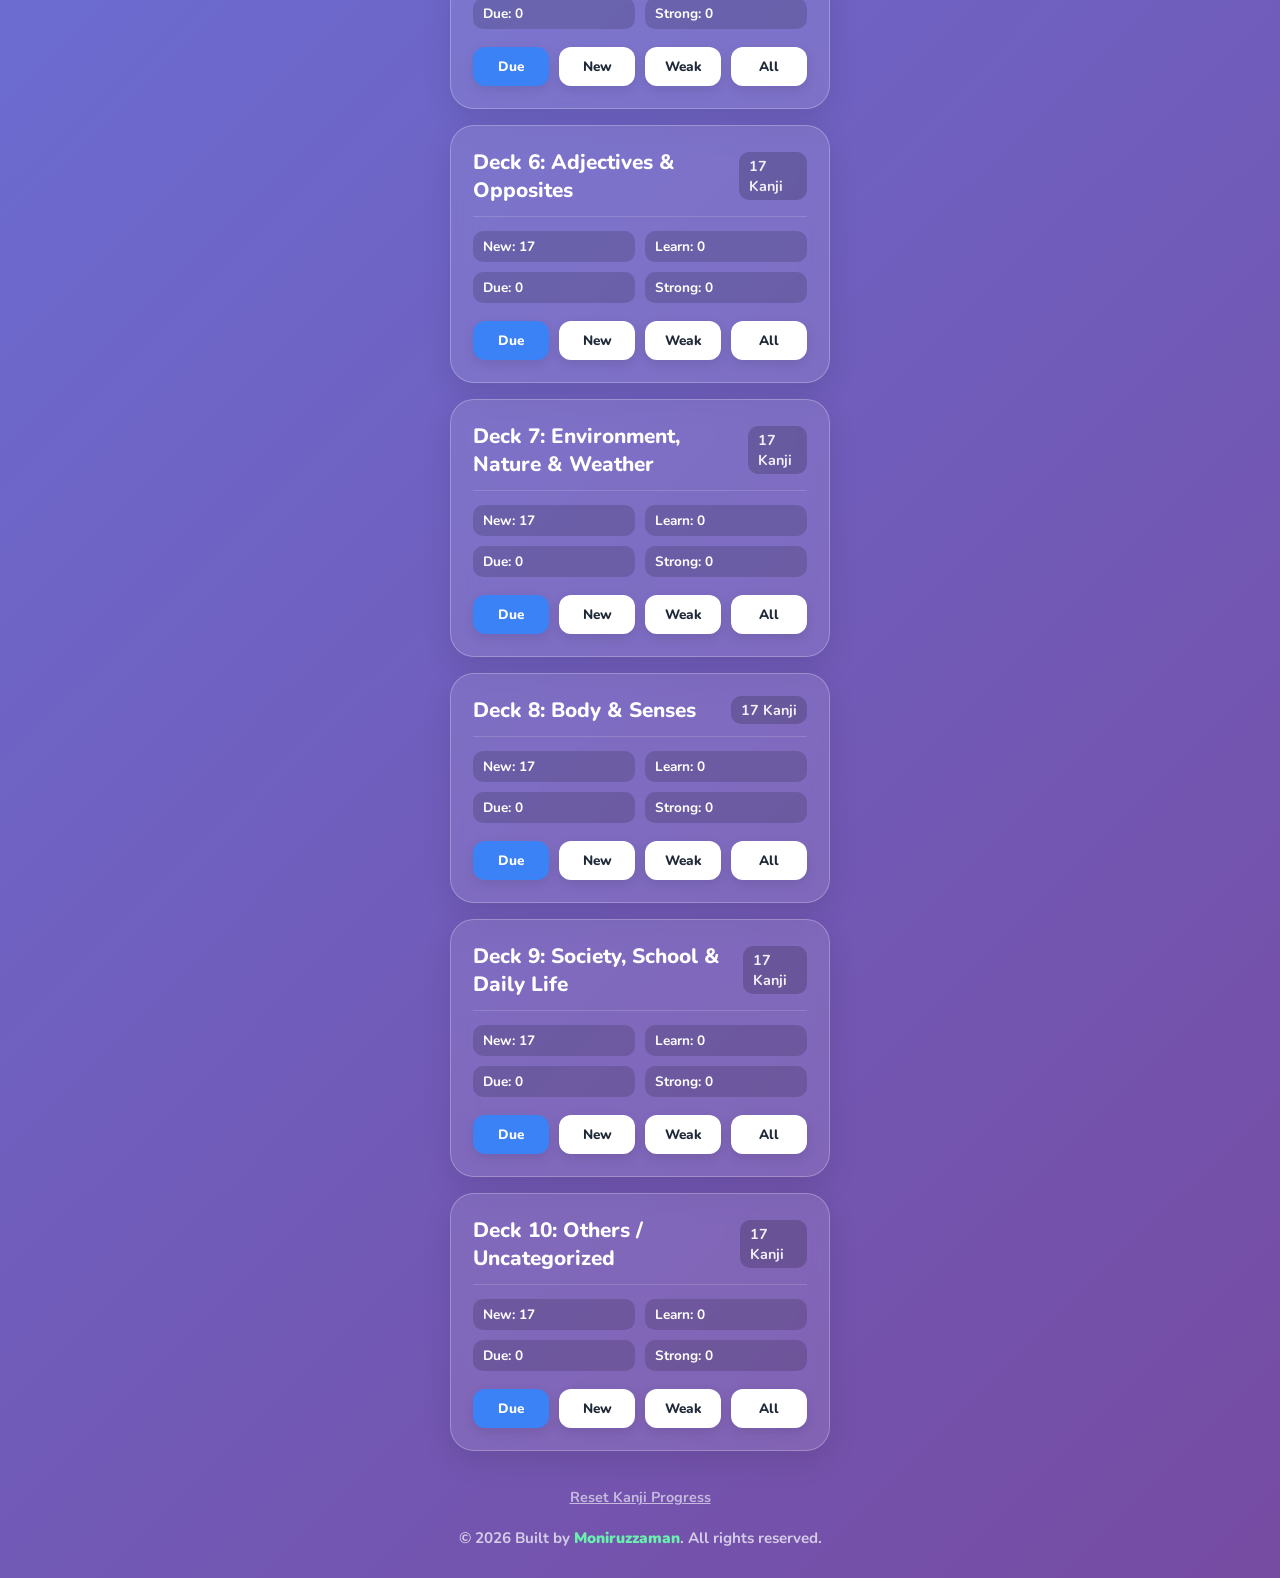
<file: n5/kanji/index.html>
<!DOCTYPE html>
<html lang="en">
<head>
    <meta charset="UTF-8">
    <meta name="viewport" content="width=device-width, initial-scale=1.0">
    <title>N5 Kanji Retrieval Practice</title>
    
    <!-- Premium Google Fonts -->
    <link rel="preconnect" href="https://fonts.googleapis.com">
    <link rel="preconnect" href="https://fonts.gstatic.com" crossorigin>
    <link href="https://fonts.googleapis.com/css2?family=Nunito:wght@400;600;700;800;900&family=Noto+Sans+JP:wght@500;700;900&display=swap" rel="stylesheet">
    
    <link rel="stylesheet" href="style.css">
</head>
<body>
    <div class="app-container" id="app">
        
        <!-- DASHBOARD VIEW -->
        <div id="view-dashboard" class="view">
            <header class="app-header">
                <a href="../index.html" class="nav-back">← Home</a>
                <h1>KANJI</h1>
                <p class="subtitle">N5 Kanji Practice</p>
            </header>

            <main id="deck-list" class="deck-grid">
                <!-- Decks injected via JS -->
            </main>

            <div class="settings-section">
                <button id="btn-reset" class="btn-text">Reset Kanji Progress</button>
            </div>

            <footer>
                <p>&copy; 2026 Built by <a href="https://www.moniruzzamaan.com/" target="_blank" rel="noopener noreferrer" class="credit-link">Moniruzzaman</a>. All rights reserved.</p>
            </footer>
        </div>

        <!-- FLASHCARD PRACTICE VIEW -->
        <div id="view-practice" class="view hidden">
            <div class="practice-header">
                <div class="practice-header-top">
                    <button id="btn-exit-session" class="btn-back">&#8592; Exit</button>
                    <div id="session-progress" class="progress-text">0 / 0</div>
                    <div class="header-spacer"></div>
                </div>
            </div>

            <div class="card-container">
                <div id="flashcard" class="flashcard">
                    <!-- FRONT OF CARD -->
                    <div class="card-face card-front" id="card-front">
                        <div id="kanji-display-front" class="kanji-huge"></div>
                        <div class="hint">Think, then tap to reveal</div>
                    </div>

                    <!-- BACK OF CARD -->
                    <div class="card-face card-back" id="card-back">
                        <div class="card-back-scroll">
                            <div id="kanji-display-back" class="kanji-large"></div>
                            
                            <div class="info-group">
                                <span class="label">Meaning</span>
                                <div id="kanji-meaning" class="value-large"></div>
                            </div>
                            
                            <div class="reading-row">
                                <div class="info-group">
                                    <span class="label">Kunyomi</span>
                                    <div id="kanji-kunyomi" class="value-reading"></div>
                                </div>
                                <div class="info-group">
                                    <span class="label">Onyomi</span>
                                    <div id="kanji-onyomi" class="value-reading"></div>
                                </div>
                            </div>

                            <div class="info-group">
                                <span class="label">Vocabulary</span>
                                <ul id="kanji-vocab" class="example-list"></ul>
                            </div>

                            <div class="info-group">
                                <span class="label">Sentences</span>
                                <ul id="kanji-sentences" class="example-list"></ul>
                            </div>
                        </div>
                    </div>
                </div>
            </div>

            <div class="controls">
                <button id="btn-reveal" class="btn-main pulse-btn">Reveal Answer</button>
                <div id="rating-controls" class="rating-grid hidden">
                    <button class="btn-rate bg-again" data-rating="again">
                        <span class="interval" id="time-again">1m</span>
                        <span class="label-rate">Again</span>
                    </button>
                    <button class="btn-rate bg-hard" data-rating="hard">
                        <span class="interval" id="time-hard">5m</span>
                        <span class="label-rate">Hard</span>
                    </button>
                    <button class="btn-rate bg-good" data-rating="good">
                        <span class="interval" id="time-good">10m</span>
                        <span class="label-rate">Good</span>
                    </button>
                    <button class="btn-rate bg-easy" data-rating="easy">
                        <span class="interval" id="time-easy">2d</span>
                        <span class="label-rate">Easy</span>
                    </button>
                </div>
            </div>
        </div>

        <!-- SESSION SUMMARY VIEW -->
        <div id="view-summary" class="view hidden">
            <div class="summary-card">
                <h2>Practice Complete! 🎉</h2>
                
                <div class="summary-stats">
                    <div class="stat-row"><span>Reviewed:</span> <strong id="sum-reviewed">0</strong></div>
                    <div class="stat-row rate-again"><span>Again:</span> <strong id="sum-again">0</strong></div>
                    <div class="stat-row rate-hard"><span>Hard:</span> <strong id="sum-hard">0</strong></div>
                    <div class="stat-row rate-good"><span>Good:</span> <strong id="sum-good">0</strong></div>
                    <div class="stat-row rate-easy"><span>Easy:</span> <strong id="sum-easy">0</strong></div>
                </div>

                <div class="summary-actions">
                    <button id="btn-review-again" class="btn-main hidden" style="margin-bottom: 10px;">Review Again Cards</button>
                    <button id="btn-back-deck" class="btn-main bg-white">Back to Dashboard</button>
                </div>
            </div>
        </div>
    </div>
    
    <script src="script.js"></script>
</body>
</html>
</file>
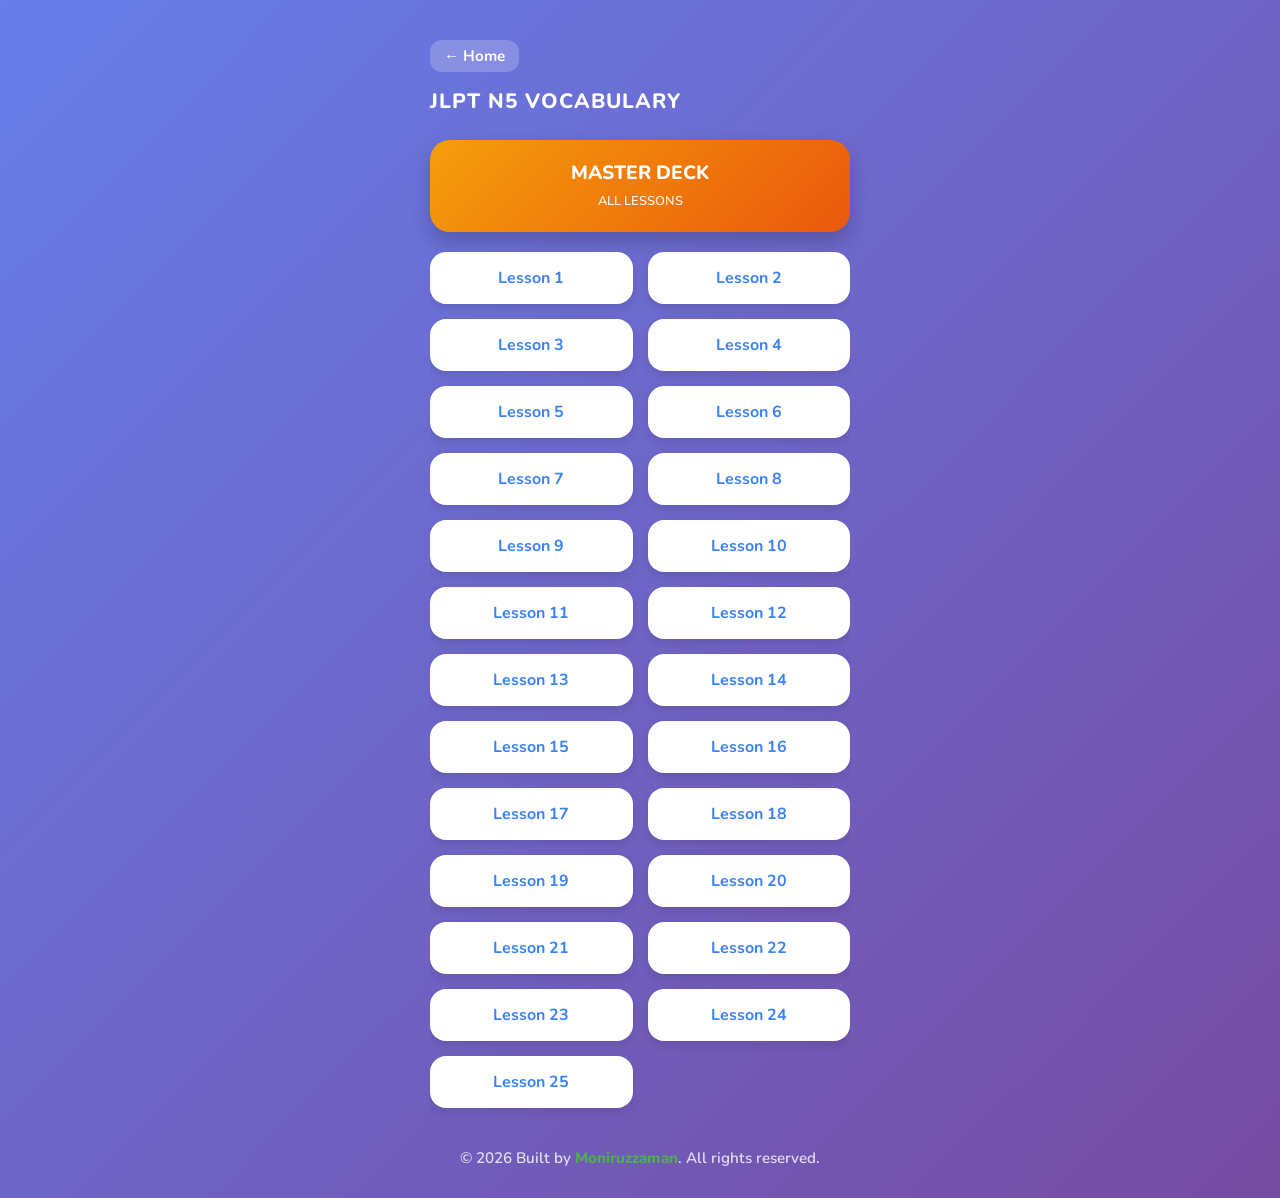
<file: n5/vocabulary/Index.html>
<!DOCTYPE html>
<html lang="en">
<head>
    <meta charset="UTF-8">
    <meta name="viewport" content="width=device-width, initial-scale=1.0">
    <title>JLPT N5 Premium Flashcards</title>
    
    <!-- Premium Google Fonts -->
    <link rel="preconnect" href="https://fonts.googleapis.com">
    <link rel="preconnect" href="https://fonts.gstatic.com" crossorigin>
    <link href="https://fonts.googleapis.com/css2?family=Nunito:wght@400;700;800&family=Noto+Sans+Bengali:wght@500;700&family=Noto+Sans+JP:wght@700;900&display=swap" rel="stylesheet">
    
    <!-- Link to external CSS -->
    <link rel="stylesheet" href="style.css">
</head>
<body>

<div class="app-container">
    
    <!-- SCREEN 1: DASHBOARD -->
    <div id="dashboard">
        <div class="dashboard-header">
            <a href="../index.html" class="root-back-link">← Home</a>
            <h1 style="font-size: 1.3rem; margin-top: 15px;">JLPT N5 VOCABULARY</h1>
        </div>
        
        <button class="btn-master" onclick="startSession('master')">
            Master Deck<br><span style="font-size: 0.8rem; font-weight: 600; opacity: 0.9;">All Lessons</span>
        </button>

        <div class="lesson-grid" id="lesson-buttons-container">
            <!-- Buttons generated by JavaScript -->
        </div>
    </div>

    <!-- SCREEN 2: STUDY SESSION -->
    <div id="study-screen" class="hidden">
        <div class="study-header">
            <div class="study-header-top">
                <button class="btn-back" onclick="goHome()">&#8592; Back</button>
                <h2 id="study-title">Lesson X</h2>
                <div class="header-spacer"></div>
            </div>
            
            <div class="progress-wrapper">
                <div class="progress-fill" id="progress-bar"></div>
            </div>
        </div>

        <div class="card-container" onclick="showAnswer()">
            <div class="flashcard" id="flashcard">
                <div class="card-face card-front">
                    <div class="jp-word" id="front-jp"></div>
                    <div class="hint">Tap to flip</div>
                </div>
                <div class="card-face card-back">
                    <div class="jp-word-small" id="back-jp"></div>
                    <div class="bn-meaning" id="back-bn"></div>
                </div>
            </div>
        </div>

        <div class="controls">
            <button id="show-answer-btn" class="btn-main" onclick="showAnswer()">Show Answer</button>
            <div id="rating-controls" class="rating-grid hidden">
                <button class="btn-rate bg-again" onclick="gradeCard('again', event)">
                    <span class="interval">1m</span><span class="label">Again</span>
                </button>
                <button class="btn-rate bg-hard" onclick="gradeCard('hard', event)">
                    <span class="interval">12h</span><span class="label">Hard</span>
                </button>
                <button class="btn-rate bg-good" onclick="gradeCard('good', event)">
                    <span class="interval">1d</span><span class="label">Good</span>
                </button>
                <button class="btn-rate bg-easy" onclick="gradeCard('easy', event)">
                    <span class="interval">4d</span><span class="label">Easy</span>
                </button>
            </div>
        </div>
    </div>

    <!-- SCREEN 3: SUMMARY -->
    <div id="summary-screen" class="hidden">
        <div class="summary-card">
            <h2>Session Complete! 🎉</h2>
            <div class="accuracy-circle" id="accuracy-chart">
                <span class="accuracy-text" id="accuracy-display">0%</span>
            </div>
            <p class="stats-text">You answered <b id="correct-count">0</b> out of <b id="total-count">0</b> correctly.</p>
            <button class="btn-main" onclick="goHome()">Back to Decks</button>
        </div>
    </div>

    <!-- FOOTER -->
    <footer>
        <p>&copy; 2026 Built by <a href="https://www.moniruzzamaan.com/" target="_blank" rel="noopener noreferrer" class="credit-link">Moniruzzaman</a>. All rights reserved.</p>
    </footer>

</div>

<!-- Link to external JS -->
<script src="script.js"></script>
</body>
</html>
</file>
<file: style.css>
:root {
    /* Background */
    --bg-gradient: linear-gradient(135deg, #667eea 0%, #764ba2 100%);
    
    --card-bg: #ffffff;
    --text-dark: #1f2937;
    --text-muted: #6b7280;
    
    /* Level Accents */
    --n5-color: #5C67DE; 
    --n4-color: #20B2AA; 
    --n3-color: #F6A000; 
    --n2-color: #FF6B6B; 
}

* {
    box-sizing: border-box;
    margin: 0;
    padding: 0;
}

body {
    font-family: 'Nunito', -apple-system, BlinkMacSystemFont, "Segoe UI", Roboto, sans-serif;
    background: var(--bg-gradient);
    color: var(--text-dark);
    line-height: 1.5;
    display: flex;
    flex-direction: column;
    min-height: 100vh;
}

.container {
    max-width: 850px;
    margin: 0 auto;
    padding: 3.5rem 1.5rem 2rem 1.5rem;
    flex: 1;
}

/* Enhanced Hero Section */
.hero-section {
    text-align: center;
    margin-bottom: 4rem;
    display: flex;
    flex-direction: column;
    align-items: center;
}

/* Sleek Button-Style App Title (Apple Typography) */
.app-title-btn {
    display: inline-block;
    font-family: -apple-system, BlinkMacSystemFont, "SF Pro Display", "Helvetica Neue", Helvetica, sans-serif;
    font-size: clamp(1.8rem, 6vw, 2.75rem);
    font-weight: 700;
    letter-spacing: -0.6px;
    color: #ffffff;
    background: rgba(255, 255, 255, 0.15);
    padding: 0.5rem 2.5rem;
    border-radius: 50px;
    border: 1px solid rgba(255, 255, 255, 0.3);
    backdrop-filter: blur(10px);
    -webkit-backdrop-filter: blur(10px);
    margin-bottom: 1.5rem;
    box-shadow: 0 4px 15px rgba(0, 0, 0, 0.1);
    white-space: nowrap;
}

.subtitle-text {
    font-size: clamp(1rem, 4vw, 1.15rem);
    font-weight: 700;
    color: rgba(255, 255, 255, 0.9);
    line-height: 1.6;
    max-width: 500px;
    margin: 0 auto;
    text-shadow: 0 2px 4px rgba(0,0,0,0.2);
}

/* Premium Yellow Highlighter Effect - Refined */
.yellow-highlight {
    background-image: linear-gradient(120deg, rgba(251, 191, 36, 0.3) 0%, rgba(251, 191, 36, 0.95) 100%);
    background-repeat: no-repeat;
    background-size: 100% 35%;
    background-position: 0 90%;
    color: #ffffff;
    padding: 0 2px;
    border-radius: 2px;
    font-weight: 800;
}

/* Modules Grid */
.modules-grid {
    display: grid;
    grid-template-columns: repeat(auto-fit, minmax(260px, 1fr));
    gap: 1.75rem;
    margin-bottom: 4rem;
}

/* Base Card Styling */
.module-card {
    display: flex;
    flex-direction: column;
    justify-content: center;
    padding: 2.5rem 1.5rem;
    border-radius: 22px;
    text-align: center;
    text-decoration: none;
    background: var(--card-bg);
    transition: all 0.15s cubic-bezier(0.4, 0, 0.2, 1);
    cursor: pointer;
    position: relative;
    top: 0;
    box-shadow: 0 10px 25px rgba(0,0,0,0.15);
}

.module-card h3 {
    font-size: 1.85rem;
    font-weight: 800;
    margin-bottom: 0.5rem;
    letter-spacing: 0.5px;
}

.module-card p {
    font-size: 1.05rem;
    font-weight: 700;
    color: var(--text-muted);
}

/* Specific Card Colors */
.card-n5 { border-bottom: 7px solid var(--n5-color); }
.card-n5 h3 { color: var(--n5-color); }

.card-n4 { border-bottom: 7px solid var(--n4-color); }
.card-n4 h3 { color: var(--n4-color); }

.card-n3 { border-bottom: 7px solid var(--n3-color); }
.card-n3 h3 { color: var(--n3-color); }

.card-n2 { border-bottom: 7px solid var(--n2-color); }
.card-n2 h3 { color: var(--n2-color); }

/* Hover Effects */
.module-card:hover {
    top: 3px;
    border-bottom-width: 4px;
    box-shadow: 0 6px 15px rgba(0,0,0,0.2);
}

.module-card:active {
    top: 7px;
    border-bottom-width: 0px;
    margin-bottom: 7px;
    box-shadow: 0 0 0 rgba(0,0,0,0);
}

/* Backup Section */
.backup-section {
    background: rgba(255, 255, 255, 0.1);
    backdrop-filter: blur(10px);
    -webkit-backdrop-filter: blur(10px);
    padding: 2.5rem;
    border-radius: 22px;
    text-align: center;
    border: 1px solid rgba(255, 255, 255, 0.2);
    box-shadow: 0 10px 25px rgba(0,0,0,0.1);
}

.backup-section h3 {
    margin-bottom: 1.5rem;
    font-size: 1.3rem;
    font-weight: 800;
    color: #ffffff;
}

.backup-buttons {
    display: flex;
    justify-content: center;
    gap: 1.25rem;
    flex-wrap: wrap;
}

/* Buttons */
.btn {
    padding: 0.9rem 1.75rem;
    border-radius: 16px;
    font-size: 1.1rem;
    font-weight: 800;
    cursor: pointer;
    text-transform: uppercase;
    letter-spacing: 0.5px;
    transition: all 0.15s ease;
    position: relative;
    top: 0;
}

.btn-export {
    background-color: #ffffff;
    color: var(--n5-color);
    border: none;
    border-bottom: 5px solid #d1d5db;
}

.btn-import {
    background-color: rgba(255, 255, 255, 0.15);
    color: #ffffff;
    border: 2px solid rgba(255, 255, 255, 0.5);
    border-bottom: 5px solid rgba(255, 255, 255, 0.5);
}

.btn:hover {
    top: 2px;
    border-bottom-width: 3px;
}

.btn:active {
    top: 5px;
    border-bottom-width: 0px;
    margin-bottom: 5px;
}

.btn-export:hover { filter: brightness(0.95); }
.btn-import:hover { background-color: rgba(255, 255, 255, 0.25); }

/* Footer */
footer {
    text-align: center;
    padding: 2rem;
    margin-top: auto;
}

/* Footer Social Links */
.social-links {
    display: flex;
    justify-content: center;
    gap: 1.5rem;
    margin-bottom: 1.25rem;
    flex-wrap: wrap;
}

.social-link {
    display: flex;
    align-items: center;
    gap: 0.4rem;
    color: rgba(255, 255, 255, 0.8);
    text-decoration: none;
    font-weight: 700;
    font-size: 0.95rem;
    transition: all 0.2s ease;
}

.social-link:hover {
    color: #69F0AE; 
    transform: translateY(-2px);
}

footer p {
    color: rgba(255, 255, 255, 0.8);
    font-size: 0.95rem;
    font-weight: 600;
}

.credit-link {
    color: #69F0AE; 
    text-decoration: none;
    position: relative;
    font-weight: 800; 
    transition: color 0.2s ease;
}

.credit-link:hover {
    color: #B9F6CA;
}

.credit-link::after {
    content: '';
    position: absolute;
    width: 100%;
    transform: scaleX(0);
    height: 2px;
    bottom: -2px;
    left: 0;
    background-color: #B9F6CA;
    transform-origin: bottom right;
    transition: transform 0.25s ease-out;
}

.credit-link:hover::after {
    transform: scaleX(1);
    transform-origin: bottom left;
}
</file>
<file: n4/style.css>
:root {
    /* Updated to the N4 Green Theme to match your flashcards[span_7](start_span)[span_7](end_span) */
    --bg-gradient: linear-gradient(135deg, #10B981 0%, #047857 100%);
    --card-bg: #ffffff;
    --text-dark: #1f2937;
    --text-muted: #6b7280;
    
    /* Category Colors[span_8](start_span)[span_8](end_span) */
    --vocab-color: #10B981; 
    --kanji-color: #EF4444; 
    --grammar-color: #F59E0B; 
    --mock-color: #8B5CF6; 
}

* {
    box-sizing: border-box;
    margin: 0;
    padding: 0;
}

body {
    font-family: -apple-system, BlinkMacSystemFont, "SF Pro Display", "Helvetica Neue", Helvetica, sans-serif;
    background: var(--bg-gradient);
    color: var(--text-dark);
    line-height: 1.5;
    display: flex;
    flex-direction: column;
    min-height: 100vh;
}

.container {
    max-width: 850px;
    margin: 0 auto;
    padding: 2rem 1.5rem;
    flex: 1;
}

/* Back Button[span_9](start_span)[span_9](end_span) */
.top-nav {
    margin-bottom: 2rem;
}

.back-btn {
    display: inline-flex;
    align-items: center;
    gap: 0.5rem;
    color: #ffffff;
    text-decoration: none;
    font-weight: 600;
    font-size: 1.1rem;
    background: rgba(255, 255, 255, 0.15);
    padding: 0.5rem 1.25rem;
    border-radius: 50px;
    backdrop-filter: blur(10px);
    -webkit-backdrop-filter: blur(10px);
    border: 1px solid rgba(255, 255, 255, 0.3);
    transition: all 0.2s ease;
}

.back-btn:hover {
    background: rgba(255, 255, 255, 0.25);
    transform: translateX(-3px);
}

/* Header[span_10](start_span)[span_10](end_span) */
.hero-section {
    text-align: center;
    margin-bottom: 3rem;
    display: flex;
    flex-direction: column;
    align-items: center;
}

.app-title-btn {
    display: inline-block;
    font-size: clamp(1.8rem, 6vw, 2.75rem);
    font-weight: 700;
    letter-spacing: -0.6px;
    color: #ffffff;
    background: rgba(255, 255, 255, 0.15);
    padding: 0.5rem 2.5rem;
    border-radius: 50px;
    border: 1px solid rgba(255, 255, 255, 0.3);
    backdrop-filter: blur(10px);
    -webkit-backdrop-filter: blur(10px);
    margin-bottom: 1.5rem;
    box-shadow: 0 4px 15px rgba(0, 0, 0, 0.1);
}

.subtitle-text {
    font-size: clamp(1rem, 4vw, 1.15rem);
    font-weight: 700;
    color: rgba(255, 255, 255, 0.9);
    line-height: 1.6;
}

/* Highlighter[span_11](start_span)[span_11](end_span) */
.yellow-highlight {
    background-image: linear-gradient(120deg, rgba(251, 191, 36, 0.3) 0%, rgba(251, 191, 36, 0.95) 100%);
    background-repeat: no-repeat;
    background-size: 100% 35%;
    background-position: 0 90%;
    color: #ffffff;
    padding: 0 2px;
    border-radius: 2px;
    font-weight: 800;
}

/* Grid & Cards[span_12](start_span)[span_12](end_span) */
.modules-grid {
    display: grid;
    grid-template-columns: repeat(auto-fit, minmax(260px, 1fr));
    gap: 1.5rem;
}

.module-card {
    display: flex;
    flex-direction: column;
    justify-content: center;
    padding: 2.5rem 1.5rem;
    border-radius: 22px;
    text-align: center;
    text-decoration: none;
    background: var(--card-bg);
    transition: all 0.15s cubic-bezier(0.4, 0, 0.2, 1);
    position: relative;
    top: 0;
    box-shadow: 0 10px 25px rgba(0,0,0,0.15);
}

.module-card h3 {
    font-size: 1.85rem;
    font-weight: 800;
    margin-bottom: 0.5rem;
    letter-spacing: -0.5px;
}

.module-card p {
    font-size: 1.05rem;
    font-weight: 600;
    color: var(--text-muted);
}

/* Colors for specific sections[span_13](start_span)[span_13](end_span) */
.card-vocab { border-bottom: 7px solid var(--vocab-color); }
.card-vocab h3 { color: var(--vocab-color); }

.card-kanji { border-bottom: 7px solid var(--kanji-color); }
.card-kanji h3 { color: var(--kanji-color); }

.card-grammar { border-bottom: 7px solid var(--grammar-color); }
.card-grammar h3 { color: var(--grammar-color); }

.card-mock { border-bottom: 7px solid var(--mock-color); }
.card-mock h3 { color: var(--mock-color); }

/* Hover animations[span_14](start_span)[span_14](end_span) */
.module-card:hover {
    top: 3px;
    border-bottom-width: 4px;
    box-shadow: 0 6px 15px rgba(0,0,0,0.2);
}

.module-card:active {
    top: 7px;
    border-bottom-width: 0px;
    margin-bottom: 7px;
    box-shadow: 0 0 0 rgba(0,0,0,0);
}
</file>
<file: n5/style.css>
:root {
    /* Same background as root for seamless transition */
    --bg-gradient: linear-gradient(135deg, #667eea 0%, #764ba2 100%);
    --card-bg: #ffffff;
    --text-dark: #1f2937;
    --text-muted: #6b7280;
    
    /* Category Colors */
    --vocab-color: #10B981; /* Emerald Green */
    --kanji-color: #EF4444; /* Red */
    --grammar-color: #F59E0B; /* Amber */
    --mock-color: #8B5CF6; /* Purple */
}

* {
    box-sizing: border-box;
    margin: 0;
    padding: 0;
}

body {
    font-family: -apple-system, BlinkMacSystemFont, "SF Pro Display", "Helvetica Neue", Helvetica, sans-serif;
    background: var(--bg-gradient);
    color: var(--text-dark);
    line-height: 1.5;
    display: flex;
    flex-direction: column;
    min-height: 100vh;
}

.container {
    max-width: 850px;
    margin: 0 auto;
    padding: 2rem 1.5rem;
    flex: 1;
}

/* Back Button */
.top-nav {
    margin-bottom: 2rem;
}

.back-btn {
    display: inline-flex;
    align-items: center;
    gap: 0.5rem;
    color: #ffffff;
    text-decoration: none;
    font-weight: 600;
    font-size: 1.1rem;
    background: rgba(255, 255, 255, 0.15);
    padding: 0.5rem 1.25rem;
    border-radius: 50px;
    backdrop-filter: blur(10px);
    -webkit-backdrop-filter: blur(10px);
    border: 1px solid rgba(255, 255, 255, 0.3);
    transition: all 0.2s ease;
}

.back-btn:hover {
    background: rgba(255, 255, 255, 0.25);
    transform: translateX(-3px);
}

/* Header */
.hero-section {
    text-align: center;
    margin-bottom: 3rem;
    display: flex;
    flex-direction: column;
    align-items: center;
}

.app-title-btn {
    display: inline-block;
    font-size: clamp(1.8rem, 6vw, 2.75rem);
    font-weight: 700;
    letter-spacing: -0.6px;
    color: #ffffff;
    background: rgba(255, 255, 255, 0.15);
    padding: 0.5rem 2.5rem;
    border-radius: 50px;
    border: 1px solid rgba(255, 255, 255, 0.3);
    backdrop-filter: blur(10px);
    -webkit-backdrop-filter: blur(10px);
    margin-bottom: 1.5rem;
    box-shadow: 0 4px 15px rgba(0, 0, 0, 0.1);
}

.subtitle-text {
    font-size: clamp(1rem, 4vw, 1.15rem);
    font-weight: 700;
    color: rgba(255, 255, 255, 0.9);
    line-height: 1.6;
}

/* Highlighter */
.yellow-highlight {
    background-image: linear-gradient(120deg, rgba(251, 191, 36, 0.3) 0%, rgba(251, 191, 36, 0.95) 100%);
    background-repeat: no-repeat;
    background-size: 100% 35%;
    background-position: 0 90%;
    color: #ffffff;
    padding: 0 2px;
    border-radius: 2px;
    font-weight: 800;
}

/* Grid & Cards */
.modules-grid {
    display: grid;
    grid-template-columns: repeat(auto-fit, minmax(260px, 1fr));
    gap: 1.5rem;
}

.module-card {
    display: flex;
    flex-direction: column;
    justify-content: center;
    padding: 2.5rem 1.5rem;
    border-radius: 22px;
    text-align: center;
    text-decoration: none;
    background: var(--card-bg);
    transition: all 0.15s cubic-bezier(0.4, 0, 0.2, 1);
    position: relative;
    top: 0;
    box-shadow: 0 10px 25px rgba(0,0,0,0.15);
}

.module-card h3 {
    font-size: 1.85rem;
    font-weight: 800;
    margin-bottom: 0.5rem;
    letter-spacing: -0.5px;
}

.module-card p {
    font-size: 1.05rem;
    font-weight: 600;
    color: var(--text-muted);
}

/* Colors for specific N5 sections */
.card-vocab { border-bottom: 7px solid var(--vocab-color); }
.card-vocab h3 { color: var(--vocab-color); }

.card-kanji { border-bottom: 7px solid var(--kanji-color); }
.card-kanji h3 { color: var(--kanji-color); }

.card-grammar { border-bottom: 7px solid var(--grammar-color); }
.card-grammar h3 { color: var(--grammar-color); }

.card-mock { border-bottom: 7px solid var(--mock-color); }
.card-mock h3 { color: var(--mock-color); }

/* Hover animations */
.module-card:hover {
    top: 3px;
    border-bottom-width: 4px;
    box-shadow: 0 6px 15px rgba(0,0,0,0.2);
}

.module-card:active {
    top: 7px;
    border-bottom-width: 0px;
    margin-bottom: 7px;
    box-shadow: 0 0 0 rgba(0,0,0,0);
}
</file>
<file: n4/kanji/style.css>
/* ==========================================
   GLOBAL & RESET (PREMIUM NATIVE FEEL)
   ========================================== */
:root {
    --bg-gradient: linear-gradient(135deg, #667eea 0%, #764ba2 100%);
    --card-bg: #ffffff;
    --text-dark: #1f2937;
    --text-gray: #6b7280;
    --accent: #3b82f6;
    
    --color-again: #ff4b4b;
    --color-hard: #f59e0b;
    --color-good: #10b981;
    --color-easy: #3b82f6;
}

* {
    box-sizing: border-box;
    margin: 0;
    padding: 0;
    font-family: 'Nunito', -apple-system, BlinkMacSystemFont, "Segoe UI", sans-serif;
    -webkit-tap-highlight-color: transparent;
    -webkit-font-smoothing: antialiased;
    -moz-osx-font-smoothing: grayscale;
    -ms-overflow-style: none;
    scrollbar-width: none;
}

*::-webkit-scrollbar {
    display: none;
}

body {
    background: var(--bg-gradient);
    color: var(--text-dark);
    display: flex;
    flex-direction: column;
    align-items: center;
    min-height: 100vh;
    padding: 0;
    overflow-x: hidden;
}

.app-container {
    width: 100%;
    max-width: 420px;
    min-height: 100dvh;
    display: flex;
    flex-direction: column;
    position: relative;
}

.view {
    display: flex;
    flex-direction: column;
    height: 100%;
    width: 100%;
    flex-grow: 1;
    padding: 20px 20px 0 20px;
}

.hidden { display: none !important; }

/* --- DASHBOARD --- */
.app-header {
    text-align: center;
    margin-bottom: 24px;
    color: white;
}

.nav-back {
    display: inline-block;
    color: white;
    text-decoration: none;
    font-weight: 700;
    background: rgba(255, 255, 255, 0.15);
    padding: 8px 16px;
    border-radius: 14px;
    margin-bottom: 15px;
    font-size: 0.95rem;
    backdrop-filter: blur(5px);
    transition: background 0.2s, transform 0.1s;
}

.nav-back:active { transform: scale(0.95); background: rgba(255, 255, 255, 0.25); }

.app-header h1 { font-size: 2.2rem; font-weight: 900; letter-spacing: 1.5px; text-shadow: 0 4px 10px rgba(0,0,0,0.15); }
.subtitle { font-size: 0.95rem; opacity: 0.9; font-weight: 600; text-transform: uppercase; letter-spacing: 1px;}

.deck-grid {
    display: flex;
    flex-direction: column;
    gap: 16px;
    flex-grow: 1;
    padding-bottom: 20px;
}

.deck-card {
    background: rgba(255, 255, 255, 0.1);
    backdrop-filter: blur(12px);
    -webkit-backdrop-filter: blur(12px);
    border-radius: 24px;
    padding: 22px;
    border: 1px solid rgba(255,255,255,0.25);
    color: white;
    box-shadow: 0 10px 30px rgba(0,0,0,0.1);
}

.deck-card.master-deck { 
    background: rgba(255, 255, 255, 0.15);
    border: 2px solid rgba(255, 255, 255, 0.4); 
}

.deck-header {
    display: flex;
    justify-content: space-between;
    align-items: center;
    margin-bottom: 14px;
    border-bottom: 1px solid rgba(255, 255, 255, 0.15);
    padding-bottom: 12px;
}

.deck-title { font-size: 1.3rem; font-weight: 800; }
.deck-count { font-size: 0.9rem; opacity: 0.9; font-weight: 700; background: rgba(0,0,0,0.2); padding: 4px 10px; border-radius: 10px; }

.deck-stats {
    display: grid;
    grid-template-columns: repeat(2, 1fr);
    gap: 10px;
    margin-bottom: 18px;
    font-size: 0.85rem;
}

.deck-stats span {
    background: rgba(0, 0, 0, 0.15);
    padding: 6px 10px;
    border-radius: 10px;
    font-weight: 700;
}

.deck-actions {
    display: grid;
    grid-template-columns: repeat(4, 1fr);
    gap: 10px;
}

.btn-action {
    background: white;
    color: var(--text-dark);
    border: none;
    padding: 10px 4px;
    border-radius: 12px;
    font-size: 0.85rem;
    font-weight: 800;
    cursor: pointer;
    box-shadow: 0 4px 12px rgba(0,0,0,0.1);
    transition: transform 0.15s cubic-bezier(0.4, 0, 0.2, 1);
}

.btn-action:active { transform: scale(0.92); }
.btn-action.action-due { background: var(--accent); color: white; }

.settings-section { text-align: center; margin-top: 15px; }
.btn-text { background: none; border: none; color: rgba(255, 255, 255, 0.6); font-size: 0.9rem; font-weight: 700; cursor: pointer; text-decoration: underline; transition: color 0.2s;}
.btn-text:active { color: white; }

/* --- PRACTICE VIEW --- */
#view-practice {
    height: 100dvh;
    padding-bottom: 20px;
    overflow: hidden;
}

.practice-header { color: white; margin-bottom: 24px; padding-top: 10px; }
.practice-header-top { display: flex; align-items: center; justify-content: space-between; }
.btn-back { background: rgba(255, 255, 255, 0.15); backdrop-filter: blur(5px); color: white; border: none; padding: 8px 16px; border-radius: 14px; font-size: 0.95rem; font-weight: 800; cursor: pointer; transition: transform 0.1s;}
.btn-back:active { transform: scale(0.95); }
.progress-text { font-size: 1.15rem; font-weight: 900; background: rgba(0,0,0,0.2); padding: 4px 14px; border-radius: 14px; }
.header-spacer { width: 75px; }

.card-container { 
    perspective: 2000px; 
    width: 100%; 
    flex-grow: 1; 
    cursor: pointer; 
    margin: auto 0; 
}
.flashcard {
    width: 100%; height: 100%; position: relative;
    transition: transform 0.65s cubic-bezier(0.175, 0.885, 0.32, 1.275);
    transform-style: preserve-3d; border-radius: 32px; box-shadow: 0 25px 50px -12px rgba(0, 0, 0, 0.3);
}
.flashcard.flipped { transform: rotateY(180deg); }

.card-face {
    position: absolute; width: 100%; height: 100%; backface-visibility: hidden;
    background: var(--card-bg); border-radius: 32px; 
    display: flex; flex-direction: column; overflow: hidden;
}

/* FRONT */
.card-front { align-items: center; justify-content: center; padding: 30px; }
.kanji-huge { font-family: 'Noto Sans JP', sans-serif; font-size: 8rem; font-weight: 900; color: var(--text-dark); margin-bottom: 20px;}
.hint { position: absolute; bottom: 30px; font-size: 1rem; color: #cbd5e1; font-weight: 800; text-transform: uppercase; letter-spacing: 1px;}

/* BACK */
.card-back { transform: rotateY(180deg); background: #f8fafc; border: 4px solid var(--accent); }
.card-back-scroll { padding: 25px 25px 40px 25px; overflow-y: auto; flex-grow: 1; }

.kanji-large { font-family: 'Noto Sans JP', sans-serif; font-size: 3rem; text-align: center; margin-bottom: 20px; font-weight: 900; color: var(--text-dark); border-bottom: 2px dashed #e2e8f0; padding-bottom: 15px; }
.info-group { margin-bottom: 18px; }
.reading-row { display: grid; grid-template-columns: 1fr 1fr; gap: 15px; }
.label { display: block; font-size: 0.8rem; text-transform: uppercase; font-weight: 900; color: #94a3b8; margin-bottom: 6px; letter-spacing: 0.5px;}
.value-large { font-size: 1.4rem; font-weight: 800; color: var(--accent); line-height: 1.2; }
.value-reading { font-family: 'Noto Sans JP', sans-serif; font-size: 1.15rem; font-weight: 700; color: var(--text-dark); }

.example-list { list-style: none; display: flex; flex-direction: column; gap: 10px; }
.example-list li { background: white; padding: 12px 14px; border-radius: 14px; border: 1px solid #e2e8f0; box-shadow: 0 2px 4px rgba(0,0,0,0.02);}
.ex-jp { font-family: 'Noto Sans JP', sans-serif; font-size: 1.1rem; font-weight: 800; display: block; color: var(--text-dark);}
.ex-read { font-family: 'Noto Sans JP', sans-serif; font-size: 0.85rem; font-weight: 700; color: var(--accent); display: block; margin-bottom: 4px; }
.ex-en { font-size: 0.95rem; color: var(--text-gray); font-weight: 600; display: block; line-height: 1.4; }

/* CONTROLS */
.controls { height: 110px; display: flex; align-items: center; justify-content: center; width: 100%; margin-top: 20px; }

.btn-main {
    width: 100%; padding: 22px; font-size: 1.25rem; font-weight: 900; color: white;
    background: var(--accent); border: none; border-radius: 22px; cursor: pointer;
    box-shadow: 0 10px 25px rgba(59, 130, 246, 0.4); text-transform: uppercase; letter-spacing: 1px;
    transition: transform 0.15s cubic-bezier(0.4, 0, 0.2, 1), box-shadow 0.15s;
}

.pulse-btn { animation: subtlePulse 2s infinite; }
@keyframes subtlePulse {
    0% { box-shadow: 0 0 0 0 rgba(59, 130, 246, 0.4); }
    70% { box-shadow: 0 0 0 15px rgba(59, 130, 246, 0); }
    100% { box-shadow: 0 0 0 0 rgba(59, 130, 246, 0); }
}

.btn-main:active { transform: translateY(4px) scale(0.98); box-shadow: 0 5px 15px rgba(59, 130, 246, 0.3); animation: none; }
.bg-white { background: white; color: var(--accent); box-shadow: 0 10px 25px rgba(0,0,0,0.1); }
.bg-white:active { box-shadow: 0 5px 15px rgba(0,0,0,0.1); }

.rating-grid { display: grid; grid-template-columns: repeat(4, 1fr); gap: 12px; width: 100%; }
.btn-rate {
    display: flex; flex-direction: column; align-items: center; justify-content: center;
    padding: 18px 5px; border: none; border-radius: 18px; cursor: pointer; color: white;
    box-shadow: 0 8px 20px rgba(0,0,0,0.2); transition: transform 0.1s cubic-bezier(0.4, 0, 0.2, 1);
}
.btn-rate:active { transform: scale(0.92); }

.btn-rate .interval { font-size: 0.85rem; font-weight: 900; opacity: 0.95; margin-bottom: 4px; }
.btn-rate .label-rate { font-size: 0.95rem; font-weight: 800; text-transform: uppercase; }

.bg-again { background: var(--color-again); }
.bg-hard { background: var(--color-hard); }
.bg-good { background: var(--color-good); }
.bg-easy { background: var(--color-easy); }

/* --- SUMMARY VIEW --- */
#view-summary { justify-content: center; align-items: center; }
.summary-card { background: rgba(255, 255, 255, 0.1); backdrop-filter: blur(12px); -webkit-backdrop-filter: blur(12px); padding: 40px 30px; border-radius: 32px; border: 1px solid rgba(255,255,255,0.25); width: 100%; text-align: center; color: white; box-shadow: 0 20px 40px rgba(0,0,0,0.2); }
.summary-card h2 { font-size: 2rem; font-weight: 900; margin-bottom: 25px; }
.summary-stats { background: rgba(0,0,0,0.2); border-radius: 20px; padding: 24px; margin-bottom: 25px; text-align: left; }
.stat-row { display: flex; justify-content: space-between; padding: 10px 0; border-bottom: 1px solid rgba(255,255,255,0.1); font-size: 1.15rem; font-weight: 800; }
.stat-row:last-child { border-bottom: none; }
.summary-actions { display: flex; flex-direction: column; gap: 15px; }

/* FOOTER */
footer { text-align: center; padding: 20px 0 30px 0; margin-top: auto; }
footer p { color: rgba(255, 255, 255, 0.7); font-size: 0.95rem; font-weight: 700; }
.credit-link { color: #69F0AE; text-decoration: none; position: relative; font-weight: 900; transition: color 0.2s ease; }
.credit-link:hover { color: #B9F6CA; }
.credit-link::after { content: ''; position: absolute; width: 100%; transform: scaleX(0); height: 2px; bottom: -2px; left: 0; background-color: #B9F6CA; transform-origin: bottom right; transition: transform 0.25s ease-out; }
.credit-link:hover::after { transform: scaleX(1); transform-origin: bottom left; }
</file>
<file: n4/vocabulary/style.css>
:root {
    --bg-gradient: linear-gradient(135deg, #10B981 0%, #047857 100%); /* N4 Green Theme */
    --card-bg: #ffffff;
    --text-dark: #1f2937;
    --text-gray: #6b7280;
    --accent: #10B981;
    --color-again: #ff4b4b;
    --color-hard: #f59e0b;
    --color-good: #10b981;
    --color-easy: #3b82f6;
}

* { box-sizing: border-box; margin: 0; padding: 0; font-family: 'Nunito', sans-serif; -webkit-tap-highlight-color: transparent; }

body {
    background: var(--bg-gradient); color: var(--text-dark); display: flex;
    flex-direction: column; align-items: center; min-height: 100vh; padding: 20px; overflow-x: hidden;
}

.app-container { width: 100%; max-width: 420px; min-height: 94vh; display: flex; flex-direction: column; position: relative; }
.hidden { display: none !important; }

/* Dashboard */
#dashboard { display: flex; flex-direction: column; gap: 15px; padding-top: 10px; flex-grow: 1; }
.dashboard-header { color: white; margin-bottom: 5px; text-align: center; }
.dashboard-header h1 { font-weight: 800; font-size: 1.5rem; letter-spacing: 1px; }

.root-back-link {
    display: inline-block; color: white; text-decoration: none; font-weight: 700; font-size: 0.95rem;
    background: rgba(255, 255, 255, 0.2); padding: 6px 14px; border-radius: 12px; transition: background 0.2s;
    align-self: flex-start;
}

#study-mode {
    width: 100%; padding: 12px 15px; border-radius: 16px; font-weight: 700; font-size: 1rem;
    border: none; box-shadow: 0 4px 10px rgba(0,0,0,0.1); cursor: pointer; outline: none; color: var(--text-dark);
}

.btn-master {
    background: linear-gradient(135deg, #f59e0b, #ea580c); color: white; border: none; padding: 20px;
    border-radius: 20px; font-size: 1.2rem; font-weight: 800; cursor: pointer; box-shadow: 0 10px 20px rgba(0,0,0,0.2);
    text-transform: uppercase;
}

.lesson-grid { display: grid; grid-template-columns: repeat(2, 1fr); gap: 15px; overflow-y: auto; padding-bottom: 20px; }
.btn-lesson {
    background: white; color: var(--accent); border: none; padding: 15px; border-radius: 16px;
    font-size: 1rem; font-weight: 700; cursor: pointer; box-shadow: 0 4px 10px rgba(0,0,0,0.1);
}

/* Study Screen */
#study-screen { display: flex; flex-direction: column; height: 100%; justify-content: space-between; flex-grow: 1; }
.study-header { color: white; margin-bottom: 20px; padding-top: 10px; }
.study-header-top { display: flex; align-items: center; justify-content: space-between; margin-bottom: 15px; }
.btn-back { background: rgba(255, 255, 255, 0.2); color: white; border: none; padding: 8px 14px; border-radius: 12px; font-size: 0.9rem; font-weight: 700; cursor: pointer; }
.study-header h2 { font-size: 1.2rem; font-weight: 800; margin: 0; text-align: center; }
.header-spacer { width: 70px; }

.progress-wrapper { background: rgba(255, 255, 255, 0.2); height: 10px; border-radius: 20px; overflow: hidden; width: 100%; }
.progress-fill { height: 100%; background: #ffffff; width: 0%; border-radius: 20px; transition: width 0.3s; }

.card-container { perspective: 1500px; width: 100%; height: 400px; cursor: pointer; margin: auto 0; }
.flashcard {
    width: 100%; height: 100%; position: relative; transition: transform 0.6s cubic-bezier(0.175, 0.885, 0.32, 1.275);
    transform-style: preserve-3d; border-radius: 30px; box-shadow: 0 25px 50px -12px rgba(0, 0, 0, 0.3);
}
.flashcard.flipped { transform: rotateY(180deg); }

.card-face {
    position: absolute; width: 100%; height: 100%; backface-visibility: hidden; display: flex; flex-direction: column;
    align-items: center; justify-content: center; padding: 30px; border-radius: 30px; background: var(--card-bg); text-align: center;
}
.card-back { transform: rotateY(180deg); background: #f8fafc; border: 4px solid var(--accent); }

.jp-word { font-family: 'Noto Sans JP', sans-serif; font-size: 3.5rem; font-weight: 900; color: var(--text-dark); line-height: 1.2;}
.jp-word-small { font-family: 'Noto Sans JP', sans-serif; font-size: 1.8rem; font-weight: 800; color: var(--text-gray); margin-bottom: 15px; }
.bn-meaning { font-family: 'Noto Sans Bengali', sans-serif; font-size: 1.8rem; font-weight: 700; color: var(--accent); }
.hint { position: absolute; bottom: 20px; font-size: 0.9rem; color: #cbd5e1; font-weight: 700; }

.controls { height: 100px; display: flex; align-items: center; justify-content: center; width: 100%; margin-top: 20px; }
.btn-main {
    width: 100%; padding: 20px; font-size: 1.2rem; font-weight: 800; color: var(--accent); background: white;
    border: none; border-radius: 20px; cursor: pointer; box-shadow: 0 10px 20px rgba(0,0,0,0.15); text-transform: uppercase;
}
.rating-grid { display: grid; grid-template-columns: repeat(4, 1fr); gap: 10px; width: 100%; }
.btn-rate { display: flex; flex-direction: column; align-items: center; justify-content: center; padding: 15px 5px; border: none; border-radius: 16px; cursor: pointer; color: white; }
.btn-rate .interval { font-size: 0.8rem; font-weight: 800; opacity: 0.9; margin-bottom: 4px; }
.btn-rate .label { font-size: 0.9rem; font-weight: 700; text-transform: uppercase; }
.bg-again { background: var(--color-again); } .bg-hard { background: var(--color-hard); } .bg-good { background: var(--color-good); } .bg-easy { background: var(--color-easy); }

/* Summary */
#summary-screen { display: flex; flex-direction: column; align-items: center; justify-content: center; height: 100%; flex-grow: 1; color: white; text-align: center; }
.summary-card { background: rgba(255, 255, 255, 0.1); backdrop-filter: blur(10px); padding: 40px 30px; border-radius: 30px; border: 1px solid rgba(255,255,255,0.2); width: 100%; }
.accuracy-circle { width: 150px; height: 150px; border-radius: 50%; background: conic-gradient(#ffffff 0%, rgba(255,255,255,0.2) 0%); display: flex; align-items: center; justify-content: center; margin: 30px auto; position: relative; }
.accuracy-circle::before { content: ""; position: absolute; width: 120px; height: 120px; background: var(--bg-gradient); border-radius: 50%; }
.accuracy-text { position: relative; font-size: 2.5rem; font-weight: 900; }
</file>
<file: n5/kanji/style.css>
/* ==========================================
   GLOBAL & RESET (PREMIUM NATIVE FEEL)
   ========================================== */
:root {
    /* Exact Vocabulary Color Match */
    --bg-gradient: linear-gradient(135deg, #667eea 0%, #764ba2 100%);
    --card-bg: #ffffff;
    --text-dark: #1f2937;
    --text-gray: #6b7280;
    --accent: #3b82f6;
    
    /* Assessment Colors */
    --color-again: #ff4b4b;
    --color-hard: #f59e0b;
    --color-good: #10b981;
    --color-easy: #3b82f6;
}

* {
    box-sizing: border-box;
    margin: 0;
    padding: 0;
    font-family: 'Nunito', -apple-system, BlinkMacSystemFont, "Segoe UI", sans-serif;
    -webkit-tap-highlight-color: transparent;
    -webkit-font-smoothing: antialiased;
    -moz-osx-font-smoothing: grayscale;
    /* Kill default scrollbars for native feel */
    -ms-overflow-style: none;
    scrollbar-width: none;
}

*::-webkit-scrollbar {
    display: none;
}

body {
    background: var(--bg-gradient);
    color: var(--text-dark);
    display: flex;
    flex-direction: column;
    align-items: center;
    min-height: 100vh;
    padding: 0; /* Let the full page scroll naturally */
    overflow-x: hidden;
}

.app-container {
    width: 100%;
    max-width: 420px;
    min-height: 100dvh;
    display: flex;
    flex-direction: column;
    position: relative;
}

.view {
    display: flex;
    flex-direction: column;
    height: 100%;
    width: 100%;
    flex-grow: 1;
    padding: 20px 20px 0 20px; /* Padding inside the view */
}

.hidden { display: none !important; }

/* --- DASHBOARD --- */
.app-header {
    text-align: center;
    margin-bottom: 24px;
    color: white;
}

.nav-back {
    display: inline-block;
    color: white;
    text-decoration: none;
    font-weight: 700;
    background: rgba(255, 255, 255, 0.15);
    padding: 8px 16px;
    border-radius: 14px;
    margin-bottom: 15px;
    font-size: 0.95rem;
    backdrop-filter: blur(5px);
    transition: background 0.2s, transform 0.1s;
}

.nav-back:active { transform: scale(0.95); background: rgba(255, 255, 255, 0.25); }

.app-header h1 { font-size: 2.2rem; font-weight: 900; letter-spacing: 1.5px; text-shadow: 0 4px 10px rgba(0,0,0,0.15); }
.subtitle { font-size: 0.95rem; opacity: 0.9; font-weight: 600; text-transform: uppercase; letter-spacing: 1px;}

.deck-grid {
    display: flex;
    flex-direction: column;
    gap: 16px;
    flex-grow: 1;
    padding-bottom: 20px;
}

.deck-card {
    background: rgba(255, 255, 255, 0.1);
    backdrop-filter: blur(12px);
    -webkit-backdrop-filter: blur(12px);
    border-radius: 24px;
    padding: 22px;
    border: 1px solid rgba(255,255,255,0.25);
    color: white;
    box-shadow: 0 10px 30px rgba(0,0,0,0.1);
}

.deck-card.master-deck { 
    background: rgba(255, 255, 255, 0.15);
    border: 2px solid rgba(255, 255, 255, 0.4); 
}

.deck-header {
    display: flex;
    justify-content: space-between;
    align-items: center;
    margin-bottom: 14px;
    border-bottom: 1px solid rgba(255, 255, 255, 0.15);
    padding-bottom: 12px;
}

.deck-title { font-size: 1.3rem; font-weight: 800; }
.deck-count { font-size: 0.9rem; opacity: 0.9; font-weight: 700; background: rgba(0,0,0,0.2); padding: 4px 10px; border-radius: 10px; }

.deck-stats {
    display: grid;
    grid-template-columns: repeat(2, 1fr);
    gap: 10px;
    margin-bottom: 18px;
    font-size: 0.85rem;
}

.deck-stats span {
    background: rgba(0, 0, 0, 0.15);
    padding: 6px 10px;
    border-radius: 10px;
    font-weight: 700;
}

.deck-actions {
    display: grid;
    grid-template-columns: repeat(4, 1fr);
    gap: 10px;
}

.btn-action {
    background: white;
    color: var(--text-dark);
    border: none;
    padding: 10px 4px;
    border-radius: 12px;
    font-size: 0.85rem;
    font-weight: 800;
    cursor: pointer;
    box-shadow: 0 4px 12px rgba(0,0,0,0.1);
    transition: transform 0.15s cubic-bezier(0.4, 0, 0.2, 1);
}

.btn-action:active { transform: scale(0.92); }
.btn-action.action-due { background: var(--accent); color: white; }

.settings-section { text-align: center; margin-top: 15px; }
.btn-text { background: none; border: none; color: rgba(255, 255, 255, 0.6); font-size: 0.9rem; font-weight: 700; cursor: pointer; text-decoration: underline; transition: color 0.2s;}
.btn-text:active { color: white; }

/* --- PRACTICE VIEW --- */
#view-practice {
    height: 100dvh; /* Locks study session exactly to screen height */
    padding-bottom: 20px; /* Space for the bottom buttons */
    overflow: hidden; /* Prevents body scrolling while studying */
}

.practice-header { color: white; margin-bottom: 24px; padding-top: 10px; }
.practice-header-top { display: flex; align-items: center; justify-content: space-between; }
.btn-back { background: rgba(255, 255, 255, 0.15); backdrop-filter: blur(5px); color: white; border: none; padding: 8px 16px; border-radius: 14px; font-size: 0.95rem; font-weight: 800; cursor: pointer; transition: transform 0.1s;}
.btn-back:active { transform: scale(0.95); }
.progress-text { font-size: 1.15rem; font-weight: 900; background: rgba(0,0,0,0.2); padding: 4px 14px; border-radius: 14px; }
.header-spacer { width: 75px; }

.card-container { 
    perspective: 2000px; 
    width: 100%; 
    flex-grow: 1; 
    cursor: pointer; 
    margin: auto 0; 
}
.flashcard {
    width: 100%; height: 100%; position: relative;
    transition: transform 0.65s cubic-bezier(0.175, 0.885, 0.32, 1.275);
    transform-style: preserve-3d; border-radius: 32px; box-shadow: 0 25px 50px -12px rgba(0, 0, 0, 0.3);
}
.flashcard.flipped { transform: rotateY(180deg); }

.card-face {
    position: absolute; width: 100%; height: 100%; backface-visibility: hidden;
    background: var(--card-bg); border-radius: 32px; 
    display: flex; flex-direction: column; overflow: hidden;
}

/* FRONT */
.card-front { align-items: center; justify-content: center; padding: 30px; }
.kanji-huge { font-family: 'Noto Sans JP', sans-serif; font-size: 8rem; font-weight: 900; color: var(--text-dark); margin-bottom: 20px;}
.hint { position: absolute; bottom: 30px; font-size: 1rem; color: #cbd5e1; font-weight: 800; text-transform: uppercase; letter-spacing: 1px;}

/* BACK */
.card-back { transform: rotateY(180deg); background: #f8fafc; border: 4px solid var(--accent); }
.card-back-scroll { padding: 25px 25px 40px 25px; overflow-y: auto; flex-grow: 1; }

.kanji-large { font-family: 'Noto Sans JP', sans-serif; font-size: 3rem; text-align: center; margin-bottom: 20px; font-weight: 900; color: var(--text-dark); border-bottom: 2px dashed #e2e8f0; padding-bottom: 15px; }
.info-group { margin-bottom: 18px; }
.reading-row { display: grid; grid-template-columns: 1fr 1fr; gap: 15px; }
.label { display: block; font-size: 0.8rem; text-transform: uppercase; font-weight: 900; color: #94a3b8; margin-bottom: 6px; letter-spacing: 0.5px;}
.value-large { font-size: 1.4rem; font-weight: 800; color: var(--accent); line-height: 1.2; }
.value-reading { font-family: 'Noto Sans JP', sans-serif; font-size: 1.15rem; font-weight: 700; color: var(--text-dark); }

.example-list { list-style: none; display: flex; flex-direction: column; gap: 10px; }
.example-list li { background: white; padding: 12px 14px; border-radius: 14px; border: 1px solid #e2e8f0; box-shadow: 0 2px 4px rgba(0,0,0,0.02);}
.ex-jp { font-family: 'Noto Sans JP', sans-serif; font-size: 1.1rem; font-weight: 800; display: block; color: var(--text-dark);}
.ex-read { font-family: 'Noto Sans JP', sans-serif; font-size: 0.85rem; font-weight: 700; color: var(--accent); display: block; margin-bottom: 4px; }
.ex-en { font-size: 0.95rem; color: var(--text-gray); font-weight: 600; display: block; line-height: 1.4; }

/* CONTROLS */
.controls { height: 110px; display: flex; align-items: center; justify-content: center; width: 100%; margin-top: 20px; }

.btn-main {
    width: 100%; padding: 22px; font-size: 1.25rem; font-weight: 900; color: white;
    background: var(--accent); border: none; border-radius: 22px; cursor: pointer;
    box-shadow: 0 10px 25px rgba(59, 130, 246, 0.4); text-transform: uppercase; letter-spacing: 1px;
    transition: transform 0.15s cubic-bezier(0.4, 0, 0.2, 1), box-shadow 0.15s;
}

.pulse-btn { animation: subtlePulse 2s infinite; }
@keyframes subtlePulse {
    0% { box-shadow: 0 0 0 0 rgba(59, 130, 246, 0.4); }
    70% { box-shadow: 0 0 0 15px rgba(59, 130, 246, 0); }
    100% { box-shadow: 0 0 0 0 rgba(59, 130, 246, 0); }
}

.btn-main:active { transform: translateY(4px) scale(0.98); box-shadow: 0 5px 15px rgba(59, 130, 246, 0.3); animation: none; }
.bg-white { background: white; color: var(--accent); box-shadow: 0 10px 25px rgba(0,0,0,0.1); }
.bg-white:active { box-shadow: 0 5px 15px rgba(0,0,0,0.1); }

.rating-grid { display: grid; grid-template-columns: repeat(4, 1fr); gap: 12px; width: 100%; }
.btn-rate {
    display: flex; flex-direction: column; align-items: center; justify-content: center;
    padding: 18px 5px; border: none; border-radius: 18px; cursor: pointer; color: white;
    box-shadow: 0 8px 20px rgba(0,0,0,0.2); transition: transform 0.1s cubic-bezier(0.4, 0, 0.2, 1);
}
.btn-rate:active { transform: scale(0.92); }

.btn-rate .interval { font-size: 0.85rem; font-weight: 900; opacity: 0.95; margin-bottom: 4px; }
.btn-rate .label-rate { font-size: 0.95rem; font-weight: 800; text-transform: uppercase; }

.bg-again { background: var(--color-again); }
.bg-hard { background: var(--color-hard); }
.bg-good { background: var(--color-good); }
.bg-easy { background: var(--color-easy); }

/* --- SUMMARY VIEW --- */
#view-summary { justify-content: center; align-items: center; }
.summary-card { background: rgba(255, 255, 255, 0.1); backdrop-filter: blur(12px); -webkit-backdrop-filter: blur(12px); padding: 40px 30px; border-radius: 32px; border: 1px solid rgba(255,255,255,0.25); width: 100%; text-align: center; color: white; box-shadow: 0 20px 40px rgba(0,0,0,0.2); }
.summary-card h2 { font-size: 2rem; font-weight: 900; margin-bottom: 25px; }
.summary-stats { background: rgba(0,0,0,0.2); border-radius: 20px; padding: 24px; margin-bottom: 25px; text-align: left; }
.stat-row { display: flex; justify-content: space-between; padding: 10px 0; border-bottom: 1px solid rgba(255,255,255,0.1); font-size: 1.15rem; font-weight: 800; }
.stat-row:last-child { border-bottom: none; }
.summary-actions { display: flex; flex-direction: column; gap: 15px; }

/* FOOTER */
footer { text-align: center; padding: 20px 0 30px 0; margin-top: auto; }
footer p { color: rgba(255, 255, 255, 0.7); font-size: 0.95rem; font-weight: 700; }
.credit-link { color: #69F0AE; text-decoration: none; position: relative; font-weight: 900; transition: color 0.2s ease; }
.credit-link:hover { color: #B9F6CA; }
.credit-link::after { content: ''; position: absolute; width: 100%; transform: scaleX(0); height: 2px; bottom: -2px; left: 0; background-color: #B9F6CA; transform-origin: bottom right; transition: transform 0.25s ease-out; }
.credit-link:hover::after { transform: scaleX(1); transform-origin: bottom left; }
</file>
<file: n5/vocabulary/style.css>
:root {
    --bg-gradient: linear-gradient(135deg, #667eea 0%, #764ba2 100%);
    --card-bg: #ffffff;
    --text-dark: #1f2937;
    --text-gray: #6b7280;
    --accent: #3b82f6;
    --color-again: #ff4b4b;
    --color-hard: #f59e0b;
    --color-good: #10b981;
    --color-easy: #3b82f6;
}

* {
    box-sizing: border-box;
    margin: 0;
    padding: 0;
    font-family: 'Nunito', sans-serif;
    -webkit-tap-highlight-color: transparent;
}

body {
    background: var(--bg-gradient);
    color: var(--text-dark);
    display: flex;
    flex-direction: column;
    align-items: center;
    min-height: 100vh;
    padding: 20px;
    overflow-x: hidden;
}

.app-container {
    width: 100%;
    max-width: 420px;
    min-height: 94vh;
    display: flex;
    flex-direction: column;
    position: relative;
}

.hidden {
    display: none !important;
}

/* --- SCREEN 1: DASHBOARD --- */
#dashboard {
    display: flex;
    flex-direction: column;
    gap: 20px;
    padding-top: 20px;
    flex-grow: 1;
}

.dashboard-header { color: white; margin-bottom: 5px; }
.dashboard-header h1 { font-weight: 800; font-size: 1.3rem; letter-spacing: 1px; }

.root-back-link {
    display: inline-block;
    color: white;
    text-decoration: none;
    font-weight: 700;
    font-size: 0.95rem;
    background: rgba(255, 255, 255, 0.2);
    padding: 6px 14px;
    border-radius: 12px;
    transition: background 0.2s;
}

.root-back-link:hover {
    background: rgba(255, 255, 255, 0.3);
}

.btn-master {
    background: linear-gradient(135deg, #f59e0b, #ea580c);
    color: white;
    border: none;
    padding: 20px;
    border-radius: 20px;
    font-size: 1.2rem;
    font-weight: 800;
    cursor: pointer;
    box-shadow: 0 10px 20px rgba(0,0,0,0.2);
    text-transform: uppercase;
}
.btn-master:active { transform: scale(0.96); }

.lesson-grid {
    display: grid;
    grid-template-columns: repeat(2, 1fr);
    gap: 15px;
    overflow-y: auto;
    padding-bottom: 20px;
}

.btn-lesson {
    background: white;
    color: var(--accent);
    border: none;
    padding: 15px;
    border-radius: 16px;
    font-size: 1rem;
    font-weight: 700;
    cursor: pointer;
    box-shadow: 0 4px 10px rgba(0,0,0,0.1);
}
.btn-lesson:active { transform: scale(0.95); }

/* --- SCREEN 2: STUDY SESSION --- */
#study-screen {
    display: flex;
    flex-direction: column;
    height: 100%;
    justify-content: space-between;
    flex-grow: 1;
}

.study-header { color: white; margin-bottom: 20px; padding-top: 20px; }
.study-header-top { display: flex; align-items: center; justify-content: space-between; margin-bottom: 15px; }
.btn-back {
    background: rgba(255, 255, 255, 0.2); color: white; border: none;
    padding: 8px 14px; border-radius: 12px; font-size: 0.9rem; font-weight: 700; cursor: pointer;
}
.study-header h2 { font-size: 1.2rem; font-weight: 800; margin: 0; text-align: center; }
.header-spacer { width: 70px; }

.progress-wrapper { background: rgba(255, 255, 255, 0.2); height: 10px; border-radius: 20px; overflow: hidden; width: 100%; }
.progress-fill { height: 100%; background: #10b981; width: 0%; border-radius: 20px; transition: width 0.3s; }

.card-container { perspective: 1500px; width: 100%; height: 400px; cursor: pointer; margin: auto 0; }
.flashcard {
    width: 100%; height: 100%; position: relative;
    transition: transform 0.6s cubic-bezier(0.175, 0.885, 0.32, 1.275);
    transform-style: preserve-3d; border-radius: 30px; box-shadow: 0 25px 50px -12px rgba(0, 0, 0, 0.3);
}
.flashcard.flipped { transform: rotateY(180deg); }

.card-face {
    position: absolute; width: 100%; height: 100%; backface-visibility: hidden;
    display: flex; flex-direction: column; align-items: center; justify-content: center;
    padding: 30px; border-radius: 30px; background: var(--card-bg);
}
.card-back { transform: rotateY(180deg); background: #f8fafc; border: 4px solid var(--accent); }

.jp-word { font-family: 'Noto Sans JP', sans-serif; font-size: 3.5rem; font-weight: 900; color: var(--text-dark); }
.jp-word-small { font-family: 'Noto Sans JP', sans-serif; font-size: 1.5rem; color: var(--text-gray); margin-bottom: 20px; }
.bn-meaning { font-family: 'Noto Sans Bengali', sans-serif; font-size: 2rem; font-weight: 700; color: var(--accent); text-align: center; }
.hint { position: absolute; bottom: 20px; font-size: 0.9rem; color: #cbd5e1; font-weight: 700; }

.controls { height: 100px; display: flex; align-items: center; justify-content: center; width: 100%; margin-top: 20px; }

.btn-main {
    width: 100%; padding: 20px; font-size: 1.2rem; font-weight: 800; color: var(--accent);
    background: white; border: none; border-radius: 20px; cursor: pointer;
    box-shadow: 0 10px 20px rgba(0,0,0,0.15); text-transform: uppercase;
}
.btn-main:active { transform: translateY(4px); }

.rating-grid { display: grid; grid-template-columns: repeat(4, 1fr); gap: 10px; width: 100%; }
.btn-rate {
    display: flex; flex-direction: column; align-items: center; justify-content: center;
    padding: 15px 5px; border: none; border-radius: 16px; cursor: pointer; color: white;
    box-shadow: 0 8px 15px rgba(0,0,0,0.2);
}
.btn-rate .interval { font-size: 0.8rem; font-weight: 800; opacity: 0.9; margin-bottom: 4px; }
.btn-rate .label { font-size: 0.9rem; font-weight: 700; text-transform: uppercase; }

.bg-again { background: var(--color-again); }
.bg-hard { background: var(--color-hard); }
.bg-good { background: var(--color-good); }
.bg-easy { background: var(--color-easy); }

/* --- SCREEN 3: SUMMARY --- */
#summary-screen {
    display: flex; flex-direction: column; align-items: center; justify-content: center;
    height: 100%; flex-grow: 1; color: white; text-align: center;
}
.summary-card {
    background: rgba(255, 255, 255, 0.1); backdrop-filter: blur(10px);
    padding: 40px 30px; border-radius: 30px; border: 1px solid rgba(255,255,255,0.2); width: 100%;
}
.summary-card h2 { font-size: 2rem; font-weight: 800; margin-bottom: 10px; }
.accuracy-circle {
    width: 150px; height: 150px; border-radius: 50%;
    background: conic-gradient(#10b981 0%, rgba(255,255,255,0.2) 0%);
    display: flex; align-items: center; justify-content: center; margin: 30px auto; position: relative;
}
.accuracy-circle::before { content: ""; position: absolute; width: 120px; height: 120px; background: var(--bg-gradient); border-radius: 50%; }
.accuracy-text { position: relative; font-size: 2.5rem; font-weight: 900; }
.stats-text { font-size: 1.1rem; opacity: 0.9; margin-bottom: 30px; }

/* --- FOOTER --- */
footer {
    margin-top: auto;
    text-align: center;
    padding: 20px 0 10px 0;
}

footer p {
    color: rgba(255, 255, 255, 0.8);
    font-size: 0.95rem;
    font-weight: 600;
}

.credit-link {
    color: #4CAF50;
    text-decoration: none;
    position: relative;
    font-weight: 800;
    transition: color 0.2s ease;
}

.credit-link:hover {
    color: #388E3C;
}

.credit-link::after {
    content: '';
    position: absolute;
    width: 100%;
    transform: scaleX(0);
    height: 2px;
    bottom: -2px;
    left: 0;
    background-color: #388E3C;
    transform-origin: bottom right;
    transition: transform 0.25s ease-out;
}

.credit-link:hover::after {
    transform: scaleX(1);
    transform-origin: bottom left;
}
</file>
